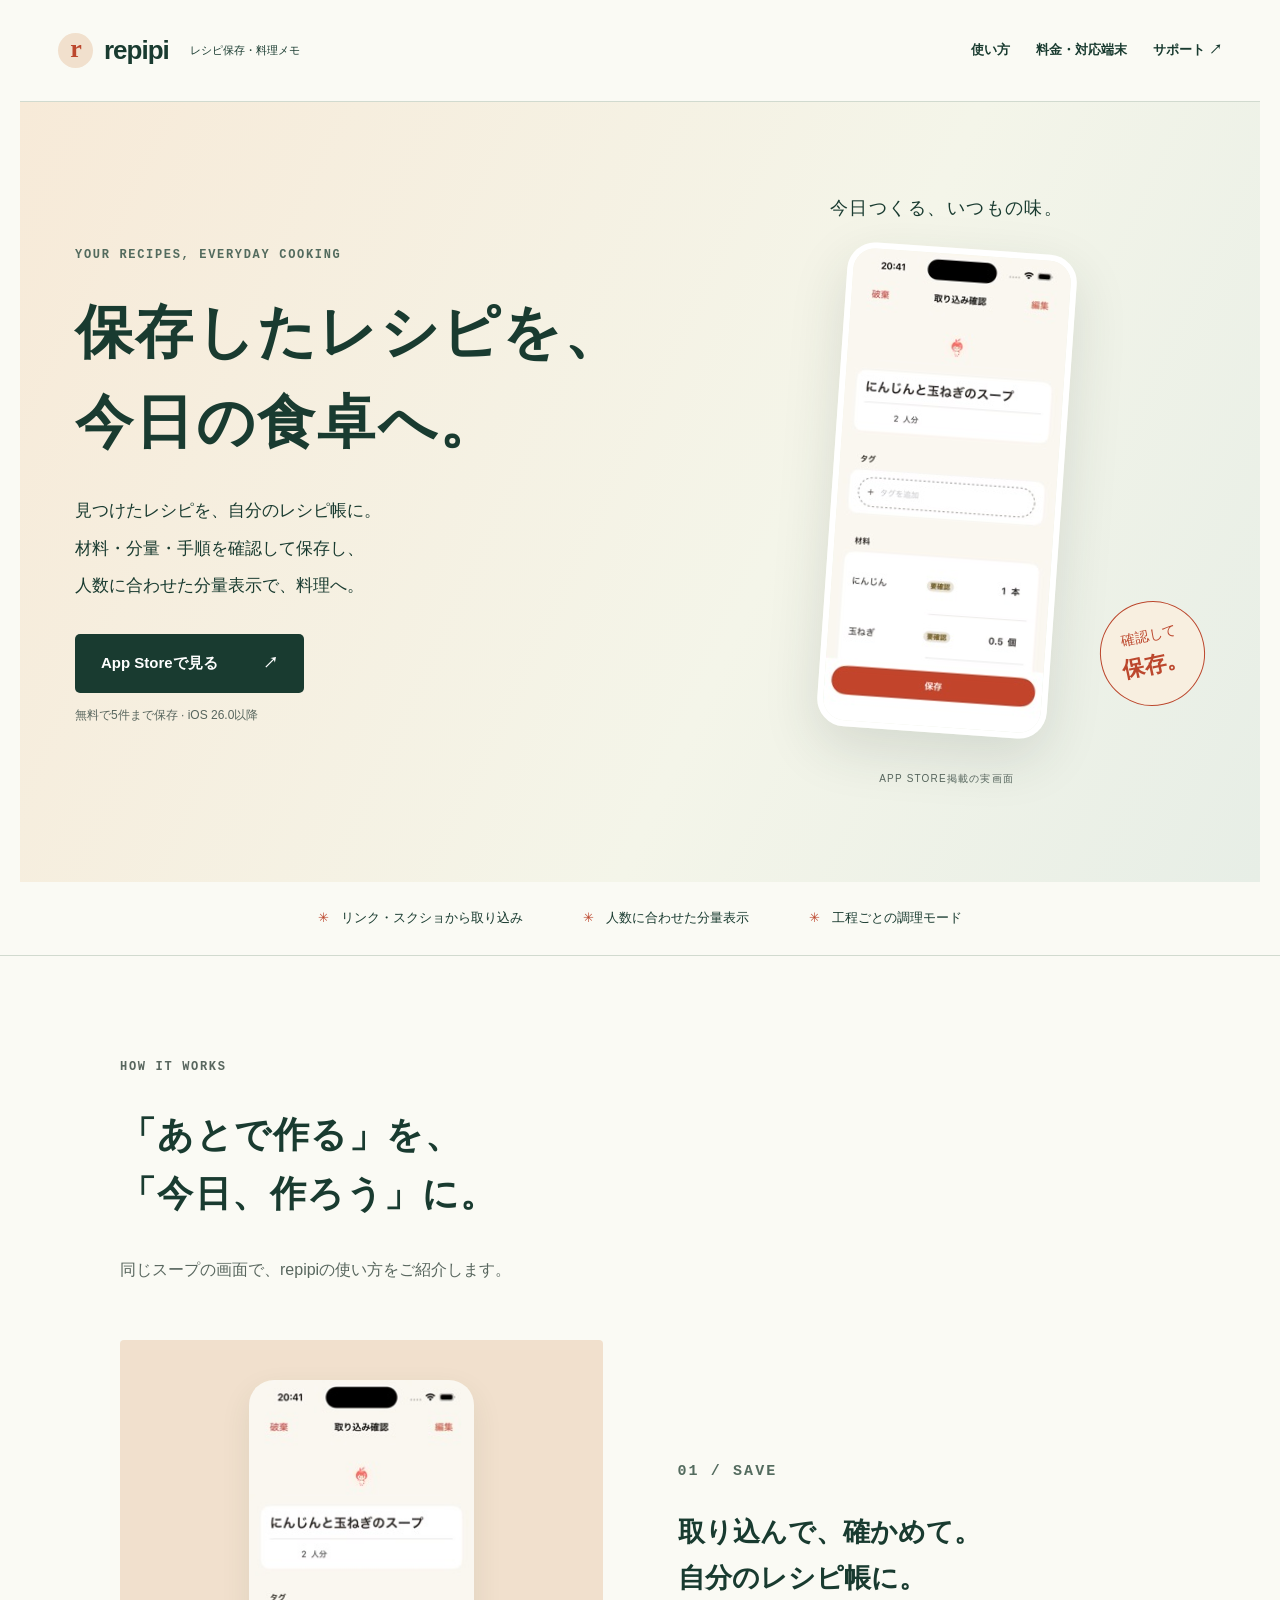
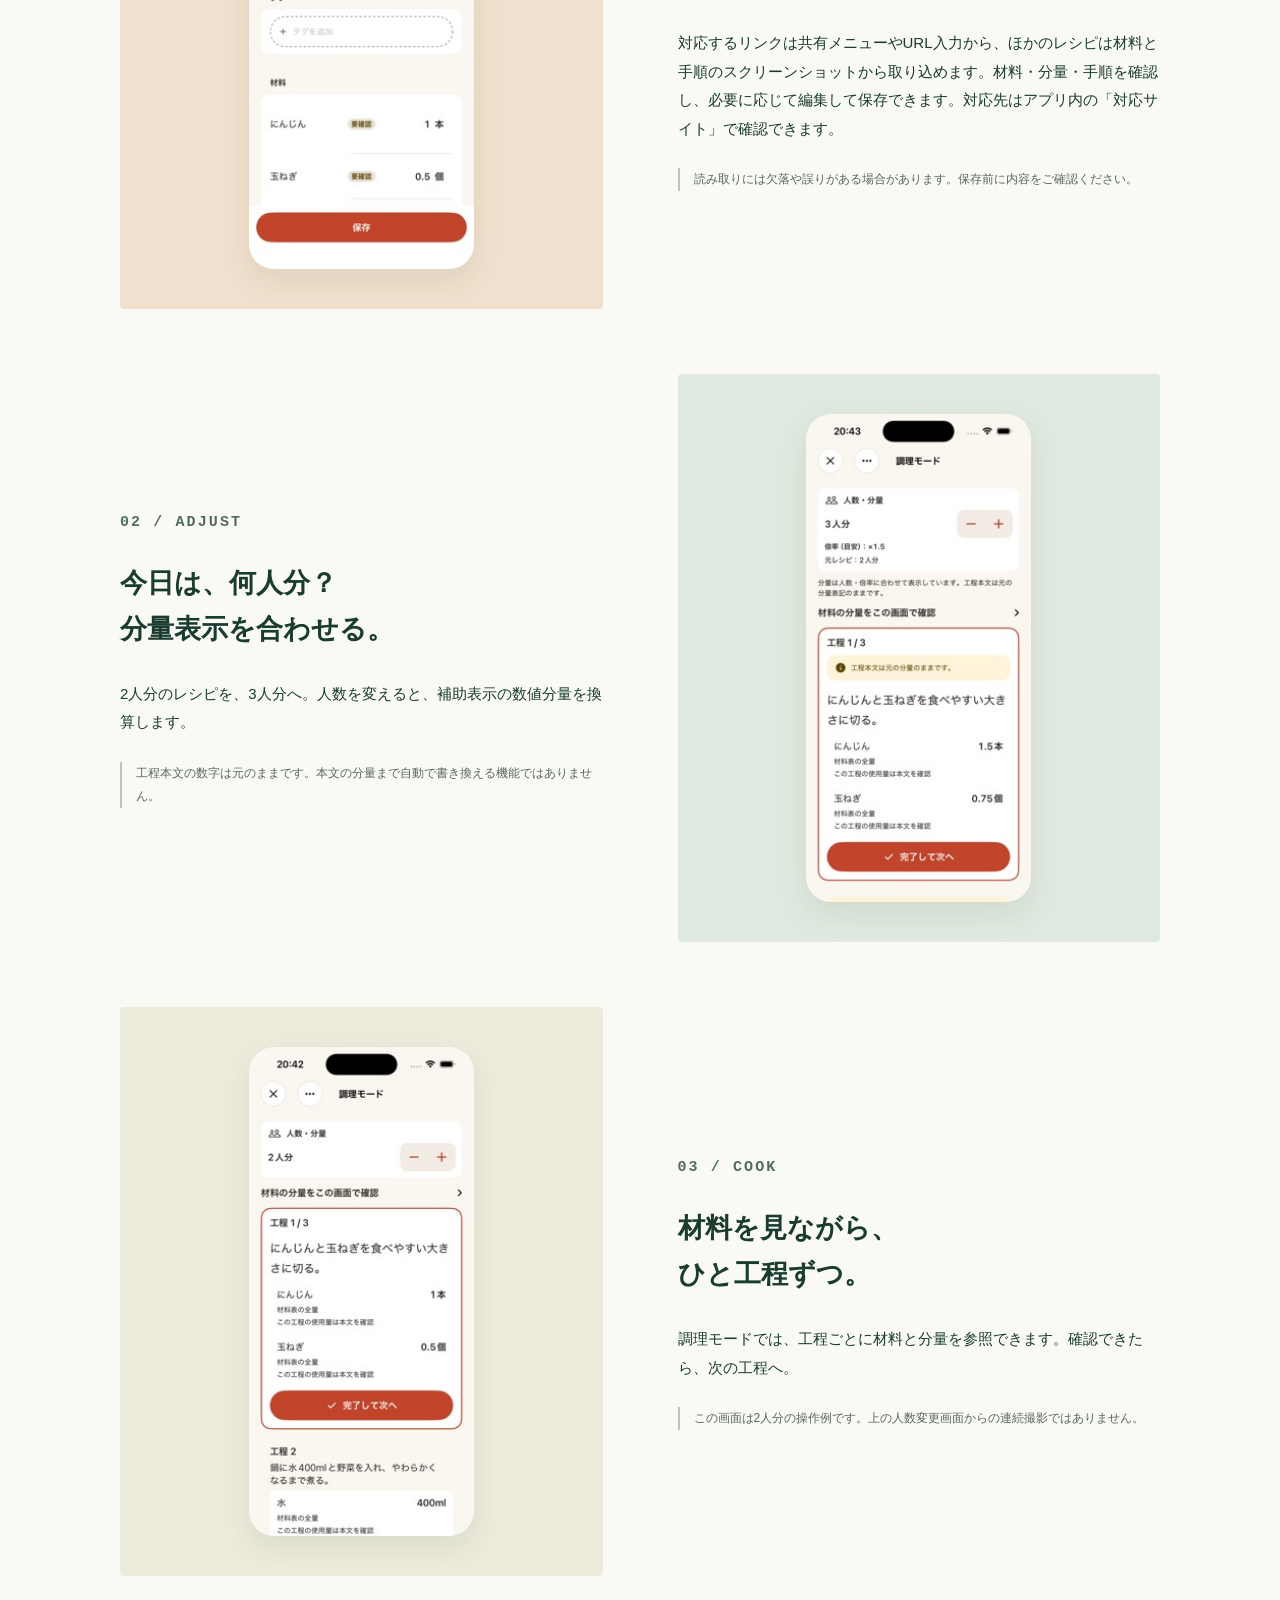
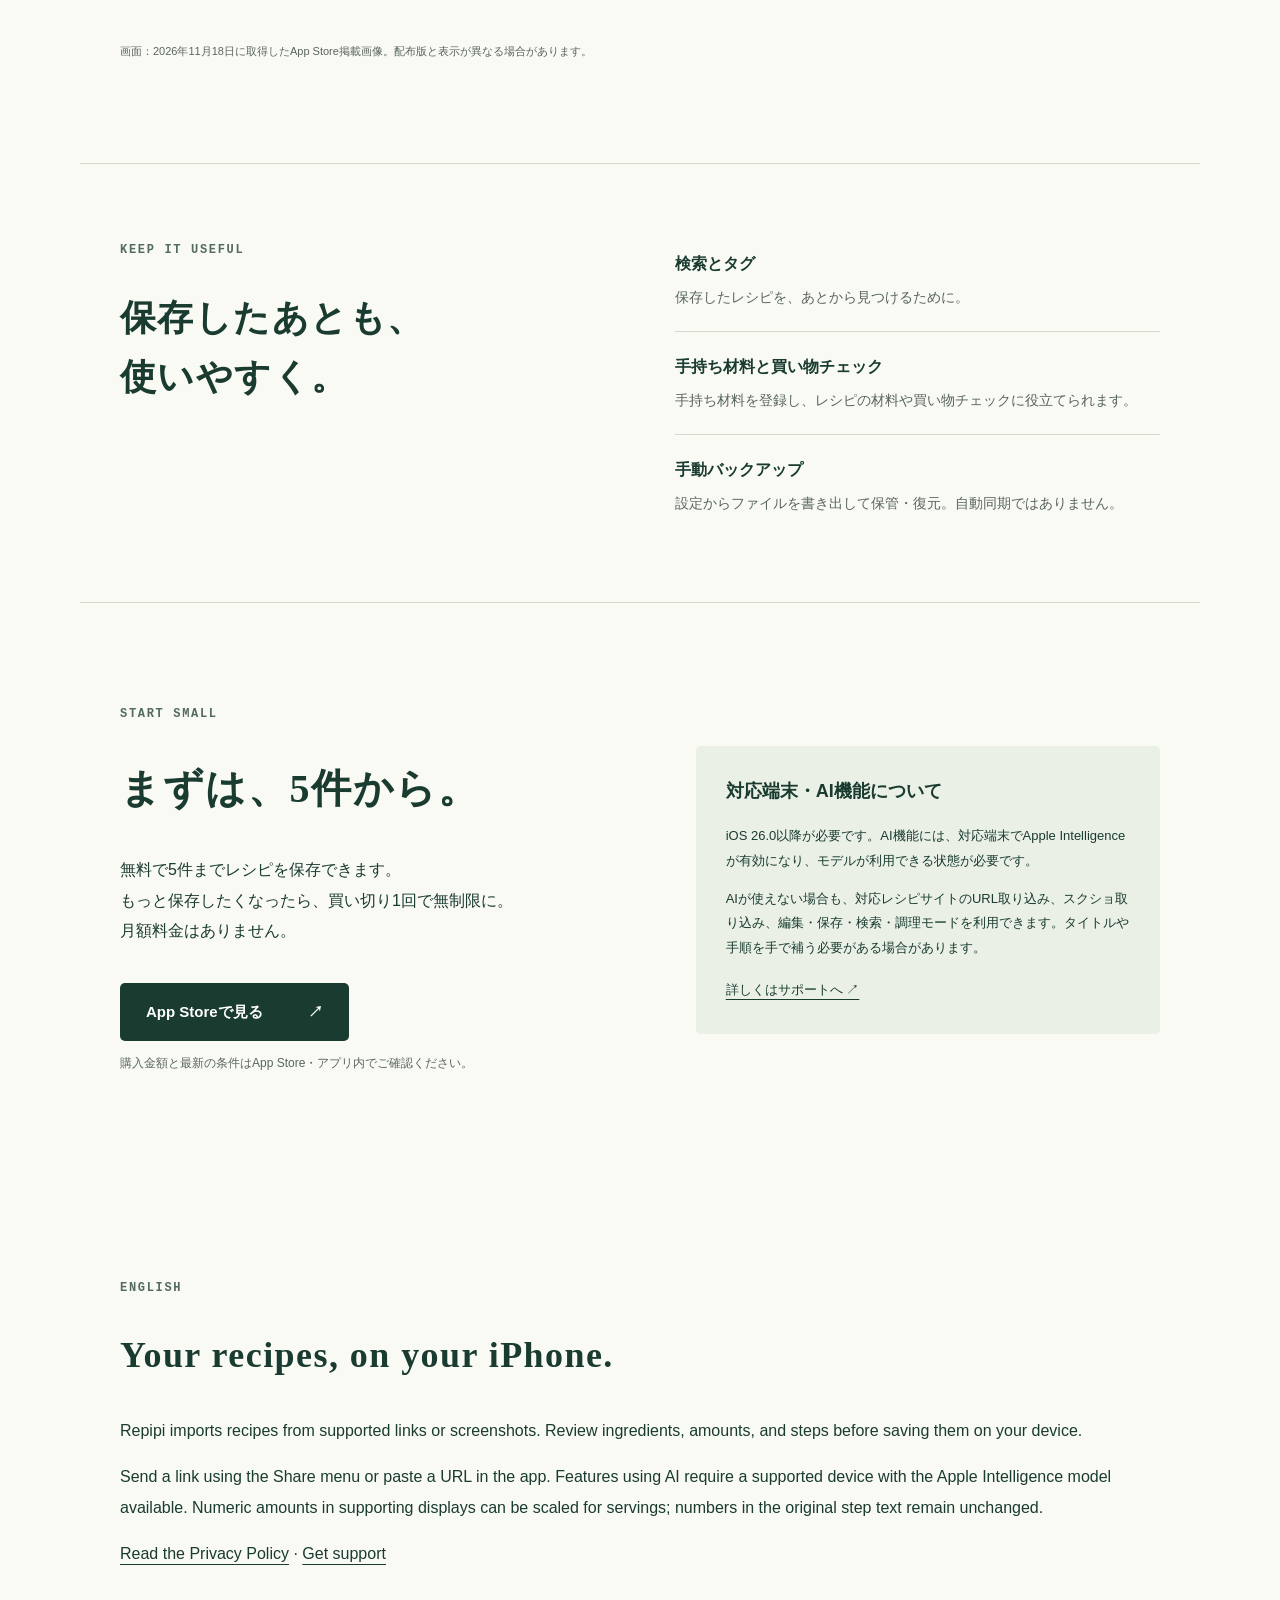
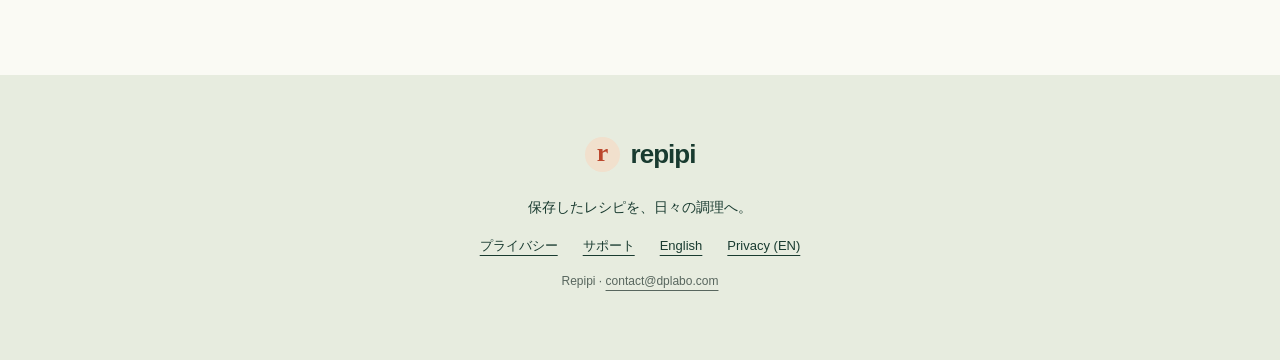
<file: index.html>
<!doctype html><html lang="ja"><head><meta charset="utf-8"><meta name="viewport" content="width=device-width,initial-scale=1"><title>repipi | 保存したレシピを、今日の食卓へ。</title><meta name="description" content="材料・分量・手順を確認して保存。人数に合わせた分量表示で料理できる、iPhoneのレシピ帳。"><link rel="stylesheet" href="assets/landing.css"><link rel="canonical" href="https://ytksato.github.io/repipi-info/"><script type="application/ld+json">
{
  "@context": "https://schema.org",
  "@type": "SoftwareApplication",
  "@id": "https://ytksato.github.io/repipi-info/#app",
  "name": "repipi",
  "url": "https://ytksato.github.io/repipi-info/",
  "installUrl": "https://apps.apple.com/jp/app/id6819143064",
  "operatingSystem": "iOS 26.0以降",
  "applicationCategory": "LifestyleApplication",
  "description": "調理モードでは、工程ごとに材料と分量を参照できます。確認できたら、次の工程へ。",
  "softwareRequirements": "AI機能には、対応端末でApple Intelligenceが有効になり、モデルが利用できる状態が必要です。",
  "offers": {
    "@type": "Offer",
    "price": 0,
    "priceCurrency": "JPY",
    "url": "https://apps.apple.com/jp/app/id6819143064",
    "description": "無料で5件までレシピを保存できます。"
  },
  "screenshot": [
    "https://ytksato.github.io/repipi-info/assets/store-0.jpg",
    "https://ytksato.github.io/repipi-info/assets/store-3.jpg",
    "https://ytksato.github.io/repipi-info/assets/store-2.jpg"
  ]
}
</script><link rel="describedby" type="text/plain" href="https://ytksato.github.io/repipi-info/llms.txt">
</head><body>
<a class="skip" href="#main">本文へ移動</a>
<header><a class="brand" href="#top"><span class="mark">r</span> repipi<span class="small">レシピ保存・料理メモ</span></a><nav aria-label="メニュー"><a href="#how">使い方</a><a href="#price">料金・対応端末</a><a href="https://ytksato.github.io/repipi-info/support/">サポート ↗</a></nav></header>
<main id="main" tabindex="-1"><section class="hero" id="top"><div class="hero-copy"><p class="eyebrow">YOUR RECIPES, EVERYDAY COOKING</p><h1>保存したレシピを、<br>今日の食卓へ。</h1><p class="lead">見つけたレシピを、自分のレシピ帳に。<br>材料・分量・手順を確認して保存し、<br>人数に合わせた分量表示で、料理へ。</p><a class="button" href="https://apps.apple.com/jp/app/id6819143064">App Storeで見る <span>↗</span></a><p class="fine">無料で5件まで保存 · iOS 26.0以降</p></div><div class="hero-visual"><div class="visual-label">今日つくる、いつもの味。</div><img src="assets/store-0.jpg" alt="にんじんと玉ねぎのスープの取り込み確認画面。2人分の材料と保存ボタン。" width="221" height="480"><div class="stamp">確認して<br><strong>保存。</strong></div><span class="caption">APP STORE掲載の実画面</span></div></section>
<div class="strip"><span>リンク・スクショから取り込み</span><span>人数に合わせた分量表示</span><span>工程ごとの調理モード</span></div>
<section id="how" class="section"><div class="section-heading"><p class="eyebrow">HOW IT WORKS</p><h2>「あとで作る」を、<br>「今日、作ろう」に。</h2><p>同じスープの画面で、repipiの使い方をご紹介します。</p></div>
<article class="feature"><div class="feature-image peach"><img src="assets/store-0.jpg" alt="取り込み確認画面。にんじん1本、玉ねぎ0.5個を確認して保存。" width="221" height="480"></div><div class="feature-copy"><p class="number">01 / SAVE</p><h3>取り込んで、確かめて。<br>自分のレシピ帳に。</h3><p>対応するリンクは共有メニューやURL入力から、ほかのレシピは材料と手順のスクリーンショットから取り込めます。材料・分量・手順を確認し、必要に応じて編集して保存できます。対応先はアプリ内の「対応サイト」で確認できます。</p><p class="note">読み取りには欠落や誤りがある場合があります。保存前に内容をご確認ください。</p></div></article>
<article class="feature reverse"><div class="feature-image sage"><img src="assets/store-3.jpg" alt="人数を2人分から3人分に変更。にんじん1.5本、玉ねぎ0.75個を補助表示。" width="221" height="480"></div><div class="feature-copy"><p class="number">02 / ADJUST</p><h3>今日は、何人分？<br>分量表示を合わせる。</h3><p>2人分のレシピを、3人分へ。人数を変えると、補助表示の数値分量を換算します。</p><p class="note">工程本文の数字は元のままです。本文の分量まで自動で書き換える機能ではありません。</p></div></article>
<article class="feature"><div class="feature-image cream"><img src="assets/store-2.jpg" alt="調理モード。工程1の材料と分量、完了して次へボタン。" width="221" height="480"></div><div class="feature-copy"><p class="number">03 / COOK</p><h3>材料を見ながら、<br>ひと工程ずつ。</h3><p>調理モードでは、工程ごとに材料と分量を参照できます。確認できたら、次の工程へ。</p><p class="note">この画面は2人分の操作例です。上の人数変更画面からの連続撮影ではありません。</p></div></article>
<p class="image-source">画面：2026年11月18日に取得したApp Store掲載画像。配布版と表示が異なる場合があります。</p></section>
<section class="more section"><div><p class="eyebrow">KEEP IT USEFUL</p><h2>保存したあとも、<br>使いやすく。</h2></div><dl><div><dt>検索とタグ</dt><dd>保存したレシピを、あとから見つけるために。</dd></div><div><dt>手持ち材料と買い物チェック</dt><dd>手持ち材料を登録し、レシピの材料や買い物チェックに役立てられます。</dd></div><div><dt>手動バックアップ</dt><dd>設定からファイルを書き出して保管・復元。自動同期ではありません。</dd></div></dl></section>
<section id="price" class="price section"><div><p class="eyebrow">START SMALL</p><h2>まずは、5件から。</h2><p>無料で5件までレシピを保存できます。<br>もっと保存したくなったら、買い切り1回で無制限に。<br>月額料金はありません。</p><a class="button" href="https://apps.apple.com/jp/app/id6819143064">App Storeで見る <span>↗</span></a><p class="fine">購入金額と最新の条件はApp Store・アプリ内でご確認ください。</p></div><div class="requirements"><h3>対応端末・AI機能について</h3><p>iOS 26.0以降が必要です。AI機能には、対応端末でApple Intelligenceが有効になり、モデルが利用できる状態が必要です。</p><p>AIが使えない場合も、対応レシピサイトのURL取り込み、スクショ取り込み、編集・保存・検索・調理モードを利用できます。タイトルや手順を手で補う必要がある場合があります。</p><a href="https://ytksato.github.io/repipi-info/support/">詳しくはサポートへ ↗</a></div></section>
<section id="english" class="section" lang="en" aria-labelledby="english-title"><p class="eyebrow">ENGLISH</p><h2 id="english-title">Your recipes, on your iPhone.</h2><p>Repipi imports recipes from supported links or screenshots. Review ingredients, amounts, and steps before saving them on your device.</p><p>Send a link using the Share menu or paste a URL in the app. Features using AI require a supported device with the Apple Intelligence model available. Numeric amounts in supporting displays can be scaled for servings; numbers in the original step text remain unchanged.</p><p><a href="https://ytksato.github.io/repipi-info/privacy/en/">Read the Privacy Policy</a> · <a href="https://ytksato.github.io/repipi-info/support/#english">Get support</a></p></section></main><footer><a class="brand" href="#top"><span class="mark">r</span> repipi</a><p>保存したレシピを、日々の調理へ。</p><div><a href="https://ytksato.github.io/repipi-info/privacy/ja/">プライバシー</a><a href="https://ytksato.github.io/repipi-info/support/">サポート</a><a href="#english" lang="en">English</a><a href="https://ytksato.github.io/repipi-info/privacy/en/" lang="en">Privacy (EN)</a></div><p class="fine">Repipi · <a href="mailto:contact@dplabo.com">contact@dplabo.com</a></p></footer></body></html>
</file>
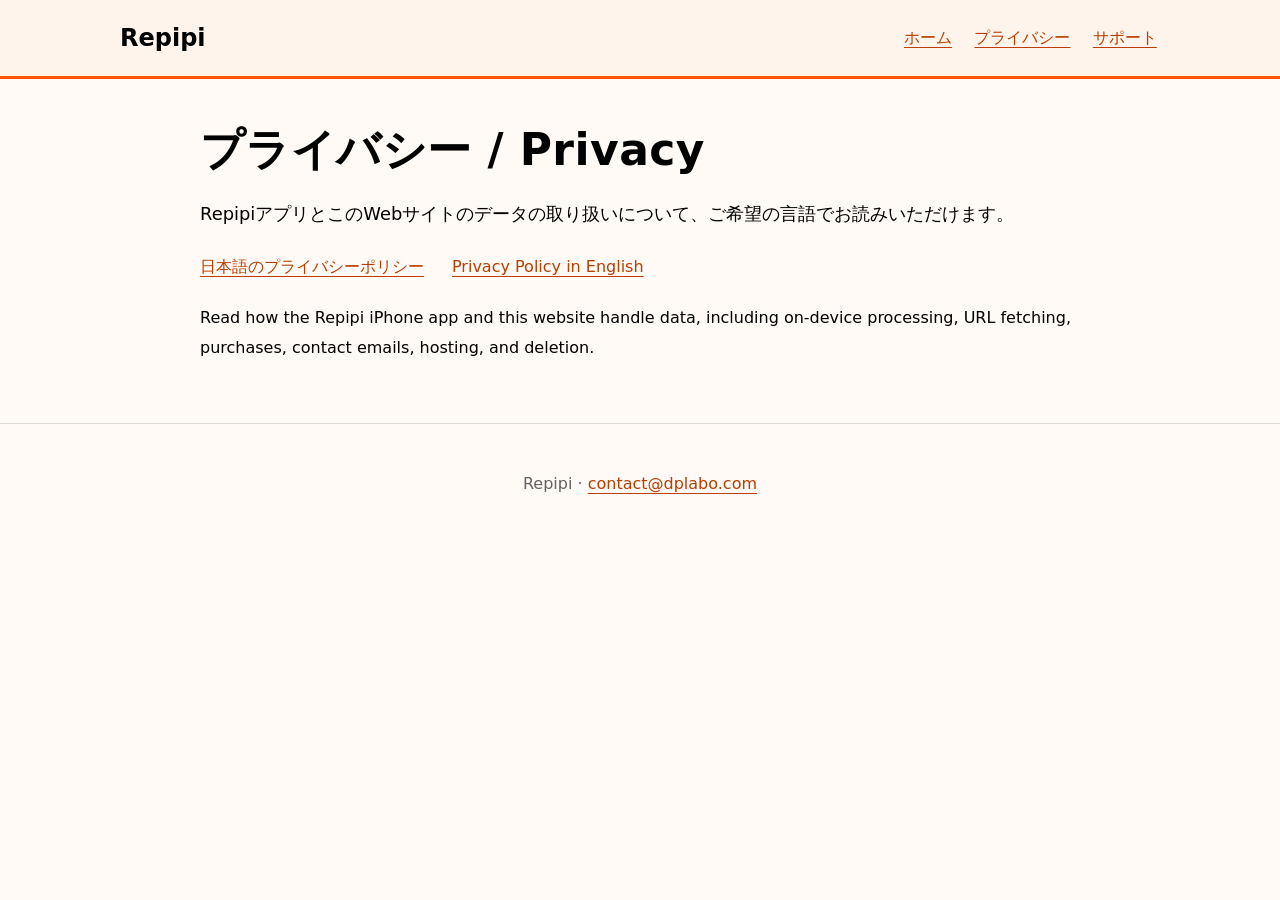
<file: privacy/index.html>
<!doctype html>
<html lang="ja">
<head>
  <meta charset="utf-8">
  <meta name="viewport" content="width=device-width, initial-scale=1">
  <title>プライバシー / Privacy · Repipi</title>
  <meta name="description" content="Repipiプライバシーポリシーの日本語版と英語版。">
  <link rel="canonical" href="https://ytksato.github.io/repipi-info/privacy/">
  <link rel="stylesheet" href="../assets/styles.css">
<link rel="describedby" type="text/plain" href="https://ytksato.github.io/repipi-info/llms.txt">
</head>
<body>
  <a href="#main" class="skip-link">本文へ移動</a>
  <header class="site-header"><div class="header-inner">
    <a href="../" class="wordmark">Repipi</a>
    <nav aria-label="メインメニュー"><a href="../">ホーム</a> <a href="./">プライバシー</a> <a href="../support/">サポート</a></nav>
  </div></header>
  <main id="main" tabindex="-1">
<h1>プライバシー <span lang="en">/ Privacy</span></h1>
<p class="lead">RepipiアプリとこのWebサイトのデータの取り扱いについて、ご希望の言語でお読みいただけます。</p>
<div class="link-row"><a href="ja/" lang="ja">日本語のプライバシーポリシー</a><a href="en/" lang="en">Privacy Policy in English</a></div>
<p lang="en">Read how the Repipi iPhone app and this website handle data, including on-device processing, URL fetching, purchases, contact emails, hosting, and deletion.</p>
</main>
  <footer><p>Repipi · <a href="mailto:contact@dplabo.com">contact@dplabo.com</a></p></footer>
</body>
</html>
</file>
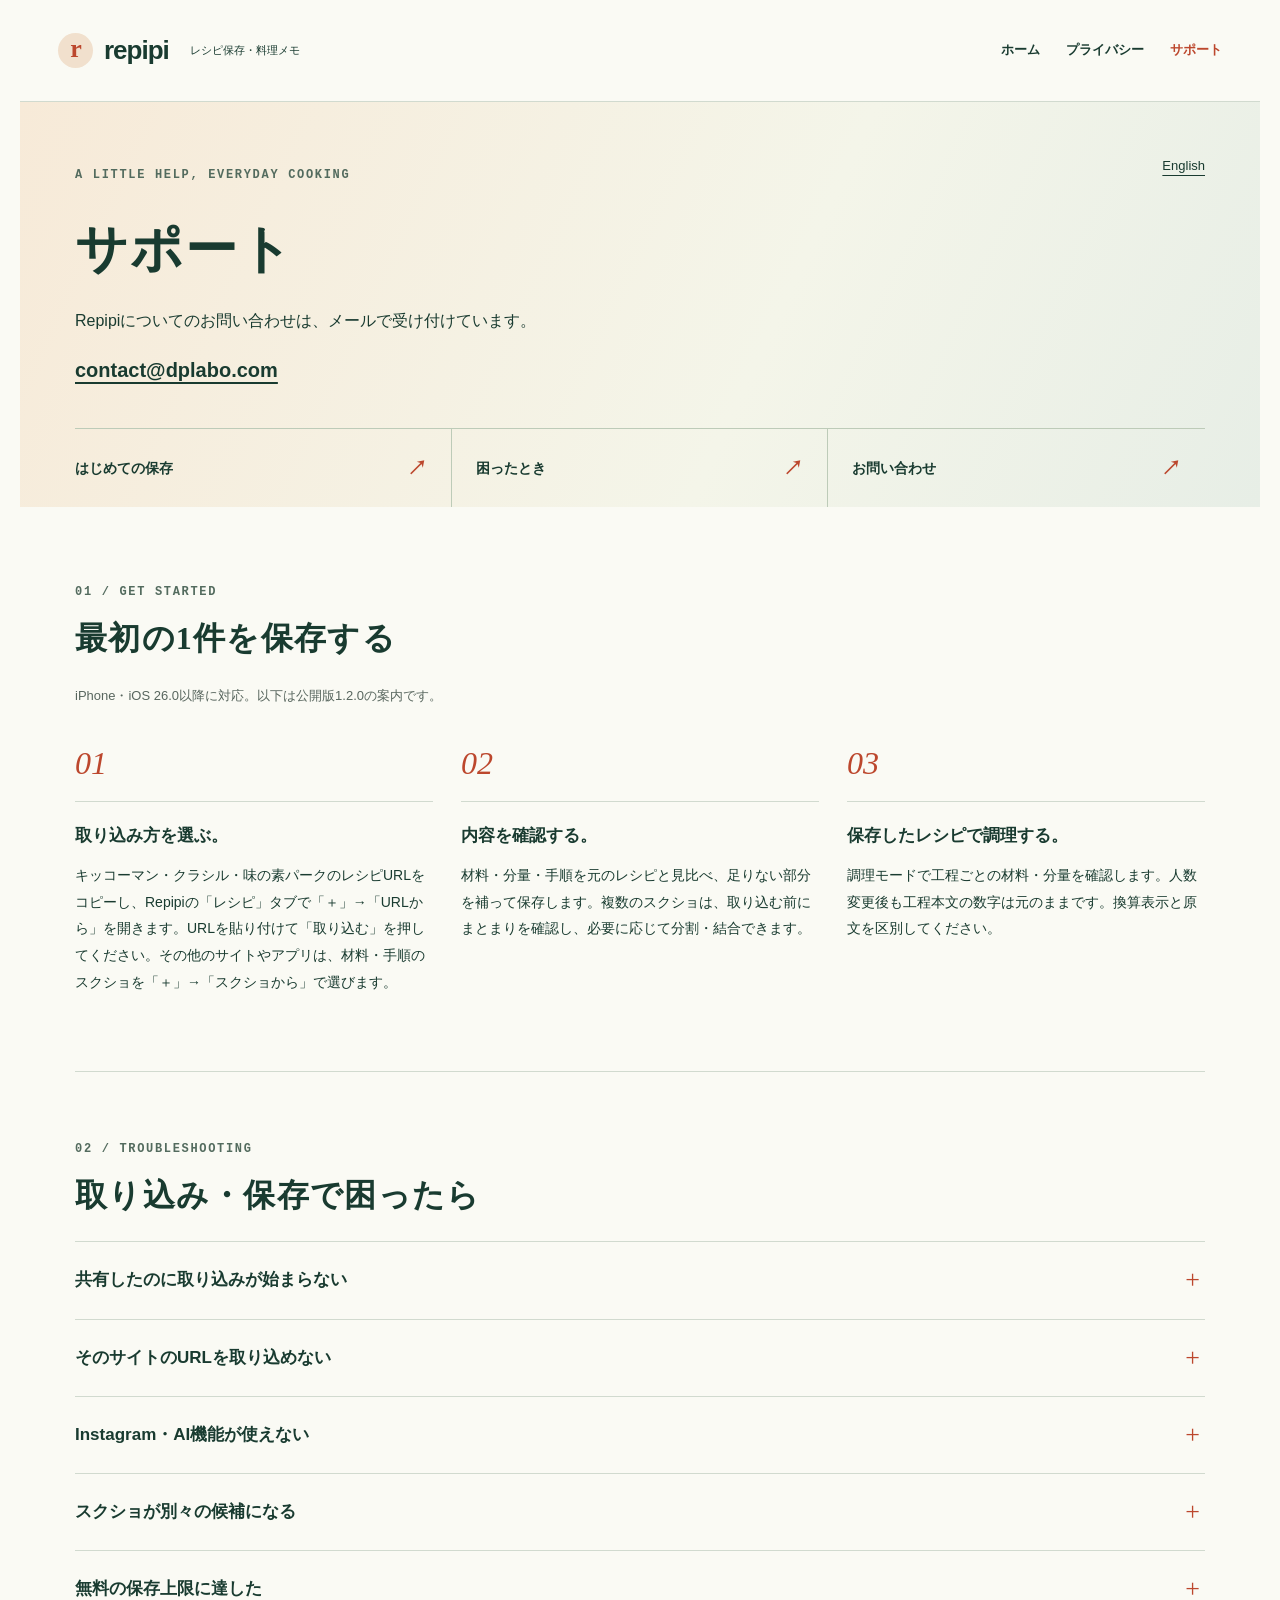
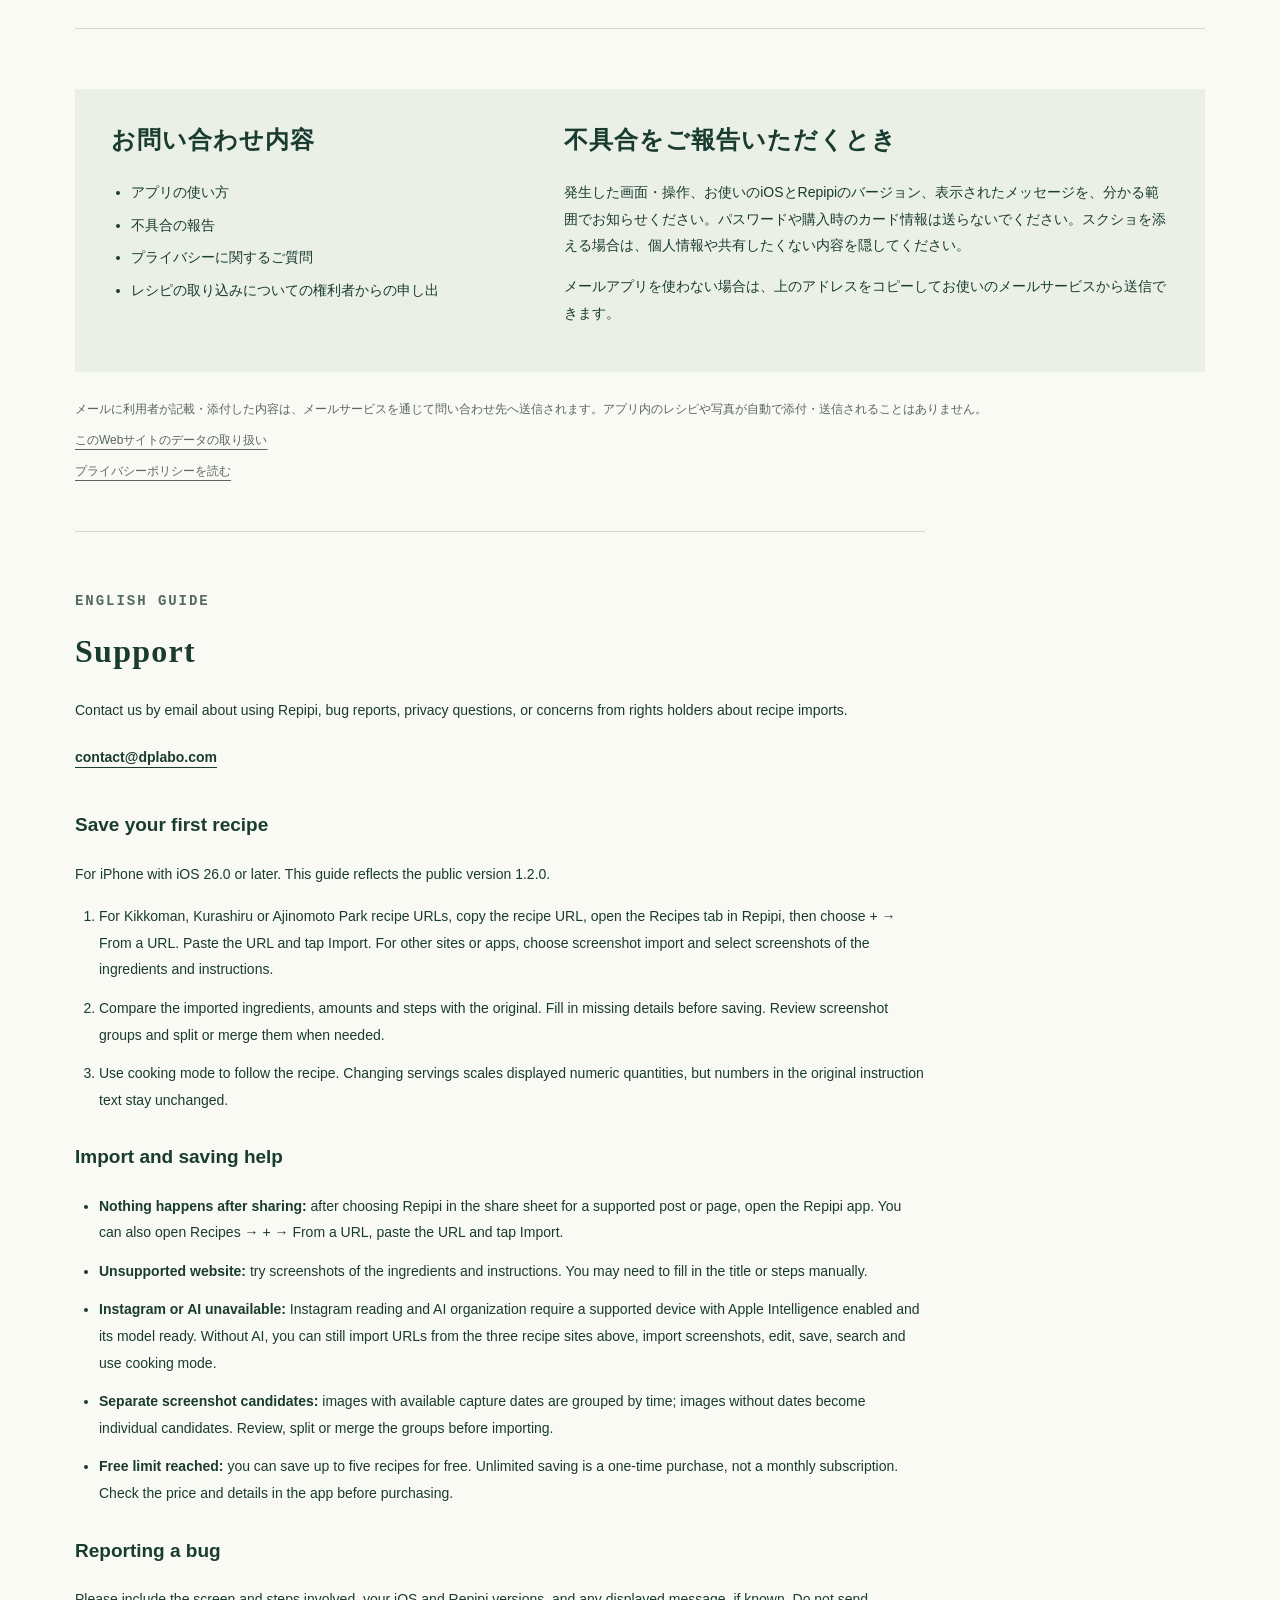
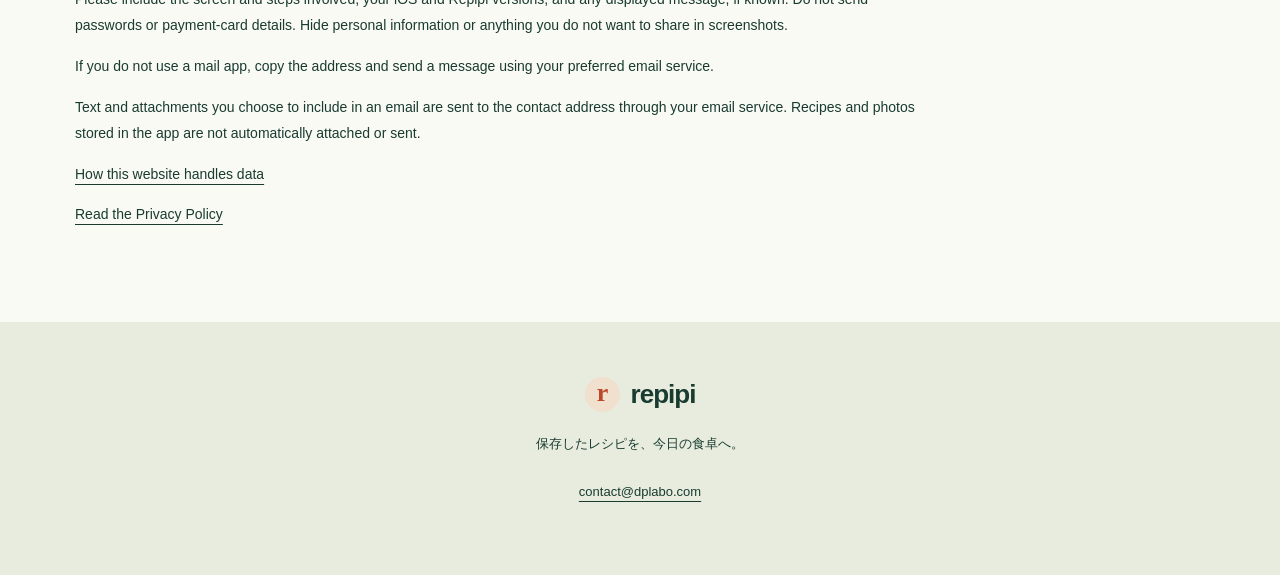
<file: support/index.html>
<!doctype html>
<html lang="ja">
<head>
  <meta charset="utf-8">
  <meta name="viewport" content="width=device-width, initial-scale=1">
  <title>サポート / Support · Repipi</title>
  <meta name="description" content="Repipiの使い方、不具合、プライバシー、権利者からのお問い合わせ先。">
  <link rel="canonical" href="https://ytksato.github.io/repipi-info/support/">
  <link rel="stylesheet" href="../assets/support.css">
<link rel="describedby" type="text/plain" href="https://ytksato.github.io/repipi-info/llms.txt">
</head>
<body>
  <a href="#main" class="skip-link">本文へ移動</a>
  <header class="site-header"><div class="header-inner">
    <a href="../" class="brand"><span class="mark" aria-hidden="true">r</span> repipi<span class="brand-caption">レシピ保存・料理メモ</span></a>
    <nav aria-label="メインメニュー"><a href="../">ホーム</a> <a href="../privacy/">プライバシー</a> <a href="./" aria-current="page">サポート</a></nav>
  </div></header>
  <main id="main" tabindex="-1">
<div class="support-hero"><p class="eyebrow">A LITTLE HELP, EVERYDAY COOKING</p><div class="language-switch"><a href="#english" lang="en">English</a></div>
<h1>サポート</h1>
<p class="lead">Repipiについてのお問い合わせは、メールで受け付けています。</p>
<p class="contact"><a href="mailto:contact@dplabo.com">contact@dplabo.com</a></p><nav class="guide-nav" aria-label="サポートの目次"><a href="#start">はじめての保存 <span aria-hidden="true">↗</span></a><a href="#trouble">困ったとき <span aria-hidden="true">↗</span></a><a href="#report">お問い合わせ <span aria-hidden="true">↗</span></a></nav></div><div class="guide-body">
<section aria-labelledby="start"><p class="eyebrow">01 / GET STARTED</p><h2 id="start">最初の1件を保存する</h2>
<p>iPhone・iOS 26.0以降に対応。以下は公開版1.2.0の案内です。</p>
<ol><li><strong>取り込み方を選ぶ。</strong>キッコーマン・クラシル・味の素パークのレシピURLをコピーし、Repipiの「レシピ」タブで「＋」→「URLから」を開きます。URLを貼り付けて「取り込む」を押してください。その他のサイトやアプリは、材料・手順のスクショを「＋」→「スクショから」で選びます。</li><li><strong>内容を確認する。</strong>材料・分量・手順を元のレシピと見比べ、足りない部分を補って保存します。複数のスクショは、取り込む前にまとまりを確認し、必要に応じて分割・結合できます。</li><li><strong>保存したレシピで調理する。</strong>調理モードで工程ごとの材料・分量を確認します。人数変更後も工程本文の数字は元のままです。換算表示と原文を区別してください。</li></ol>
</section>
<section aria-labelledby="trouble"><p class="eyebrow">02 / TROUBLESHOOTING</p><h2 id="trouble">取り込み・保存で困ったら</h2>
<details><summary>共有したのに取り込みが始まらない</summary><div class="answer"><p>対応投稿・ページの共有先でRepipiを選んだあと、Repipi本体を開いてください。URLをコピーして「レシピ」タブの「＋」→「URLから」に貼り付け、「取り込む」を押す方法もあります。</p></div></details>
<details><summary>そのサイトのURLを取り込めない</summary><div class="answer"><p>すべてのサイトに対応しているわけではありません。材料と手順をスクショし、「＋」→「スクショから」を試してください。タイトルや手順を手で補う必要がある場合があります。</p></div></details>
<details><summary>Instagram・AI機能が使えない</summary><div class="answer"><p>Instagram投稿の読み取りやAI整理には、対応端末でApple Intelligenceが有効になり、モデルが利用できる状態が必要です。AIが使えない場合も、上記3サイトのURL取り込みやスクショ取り込み、編集・保存・検索・調理モードは利用できます。</p></div></details>
<details><summary>スクショが別々の候補になる</summary><div class="answer"><p>撮影日時が取得できる画像は時刻でまとめられます。日時が不明な画像は1枚ずつの候補になります。取り込む前に確認し、分割・結合で調整してください。</p></div></details>
<details><summary>無料の保存上限に達した</summary><div class="answer"><p>無料で保存できるのは5件までです。上限解除は買い切り1回で、月額ではありません。購入する場合はアプリ内の価格と内容を確認してください。</p></div></details>
</section>
<div class="contact-grid"><section aria-labelledby="topics"><h2 id="topics">お問い合わせ内容</h2>
  <ul><li>アプリの使い方</li><li>不具合の報告</li><li>プライバシーに関するご質問</li><li>レシピの取り込みについての権利者からの申し出</li></ul>
</section>
<section aria-labelledby="report"><h2 id="report">不具合をご報告いただくとき</h2>
  <p>発生した画面・操作、お使いのiOSとRepipiのバージョン、表示されたメッセージを、分かる範囲でお知らせください。パスワードや購入時のカード情報は送らないでください。スクショを添える場合は、個人情報や共有したくない内容を隠してください。</p>
  <p>メールアプリを使わない場合は、上のアドレスをコピーしてお使いのメールサービスから送信できます。</p>
</section>
</div><div class="privacy-note"><p>メールに利用者が記載・添付した内容は、メールサービスを通じて問い合わせ先へ送信されます。アプリ内のレシピや写真が自動で添付・送信されることはありません。</p>
<p><a href="../privacy/ja/#section-8">このWebサイトのデータの取り扱い</a></p>
<p><a href="../privacy/ja/">プライバシーポリシーを読む</a></p>
</div><section id="english" lang="en" aria-labelledby="support-english"><p class="eyebrow">ENGLISH GUIDE</p><h2 id="support-english">Support</h2>
  <p>Contact us by email about using Repipi, bug reports, privacy questions, or concerns from rights holders about recipe imports.</p>
  <p class="contact"><a href="mailto:contact@dplabo.com">contact@dplabo.com</a></p>
  <h3>Save your first recipe</h3><p>For iPhone with iOS 26.0 or later. This guide reflects the public version 1.2.0.</p>
  <ol><li>For Kikkoman, Kurashiru or Ajinomoto Park recipe URLs, copy the recipe URL, open the Recipes tab in Repipi, then choose + → From a URL. Paste the URL and tap Import. For other sites or apps, choose screenshot import and select screenshots of the ingredients and instructions.</li><li>Compare the imported ingredients, amounts and steps with the original. Fill in missing details before saving. Review screenshot groups and split or merge them when needed.</li><li>Use cooking mode to follow the recipe. Changing servings scales displayed numeric quantities, but numbers in the original instruction text stay unchanged.</li></ol>
  <h3>Import and saving help</h3>
  <ul><li><strong>Nothing happens after sharing:</strong> after choosing Repipi in the share sheet for a supported post or page, open the Repipi app. You can also open Recipes → + → From a URL, paste the URL and tap Import.</li><li><strong>Unsupported website:</strong> try screenshots of the ingredients and instructions. You may need to fill in the title or steps manually.</li><li><strong>Instagram or AI unavailable:</strong> Instagram reading and AI organization require a supported device with Apple Intelligence enabled and its model ready. Without AI, you can still import URLs from the three recipe sites above, import screenshots, edit, save, search and use cooking mode.</li><li><strong>Separate screenshot candidates:</strong> images with available capture dates are grouped by time; images without dates become individual candidates. Review, split or merge the groups before importing.</li><li><strong>Free limit reached:</strong> you can save up to five recipes for free. Unlimited saving is a one-time purchase, not a monthly subscription. Check the price and details in the app before purchasing.</li></ul>
  <h3>Reporting a bug</h3><p>Please include the screen and steps involved, your iOS and Repipi versions, and any displayed message, if known. Do not send passwords or payment-card details. Hide personal information or anything you do not want to share in screenshots.</p>
  <p>If you do not use a mail app, copy the address and send a message using your preferred email service.</p>
  <p>Text and attachments you choose to include in an email are sent to the contact address through your email service. Recipes and photos stored in the app are not automatically attached or sent.</p>
  <p><a href="../privacy/en/#section-8">How this website handles data</a></p>
  <p><a href="../privacy/en/">Read the Privacy Policy</a></p>
</section>
</div></main>
  <footer><a class="brand" href="../"><span class="mark" aria-hidden="true">r</span> repipi</a><p>保存したレシピを、今日の食卓へ。</p><p> <a href="mailto:contact@dplabo.com">contact@dplabo.com</a></p></footer>
</body>
</html>
</file>
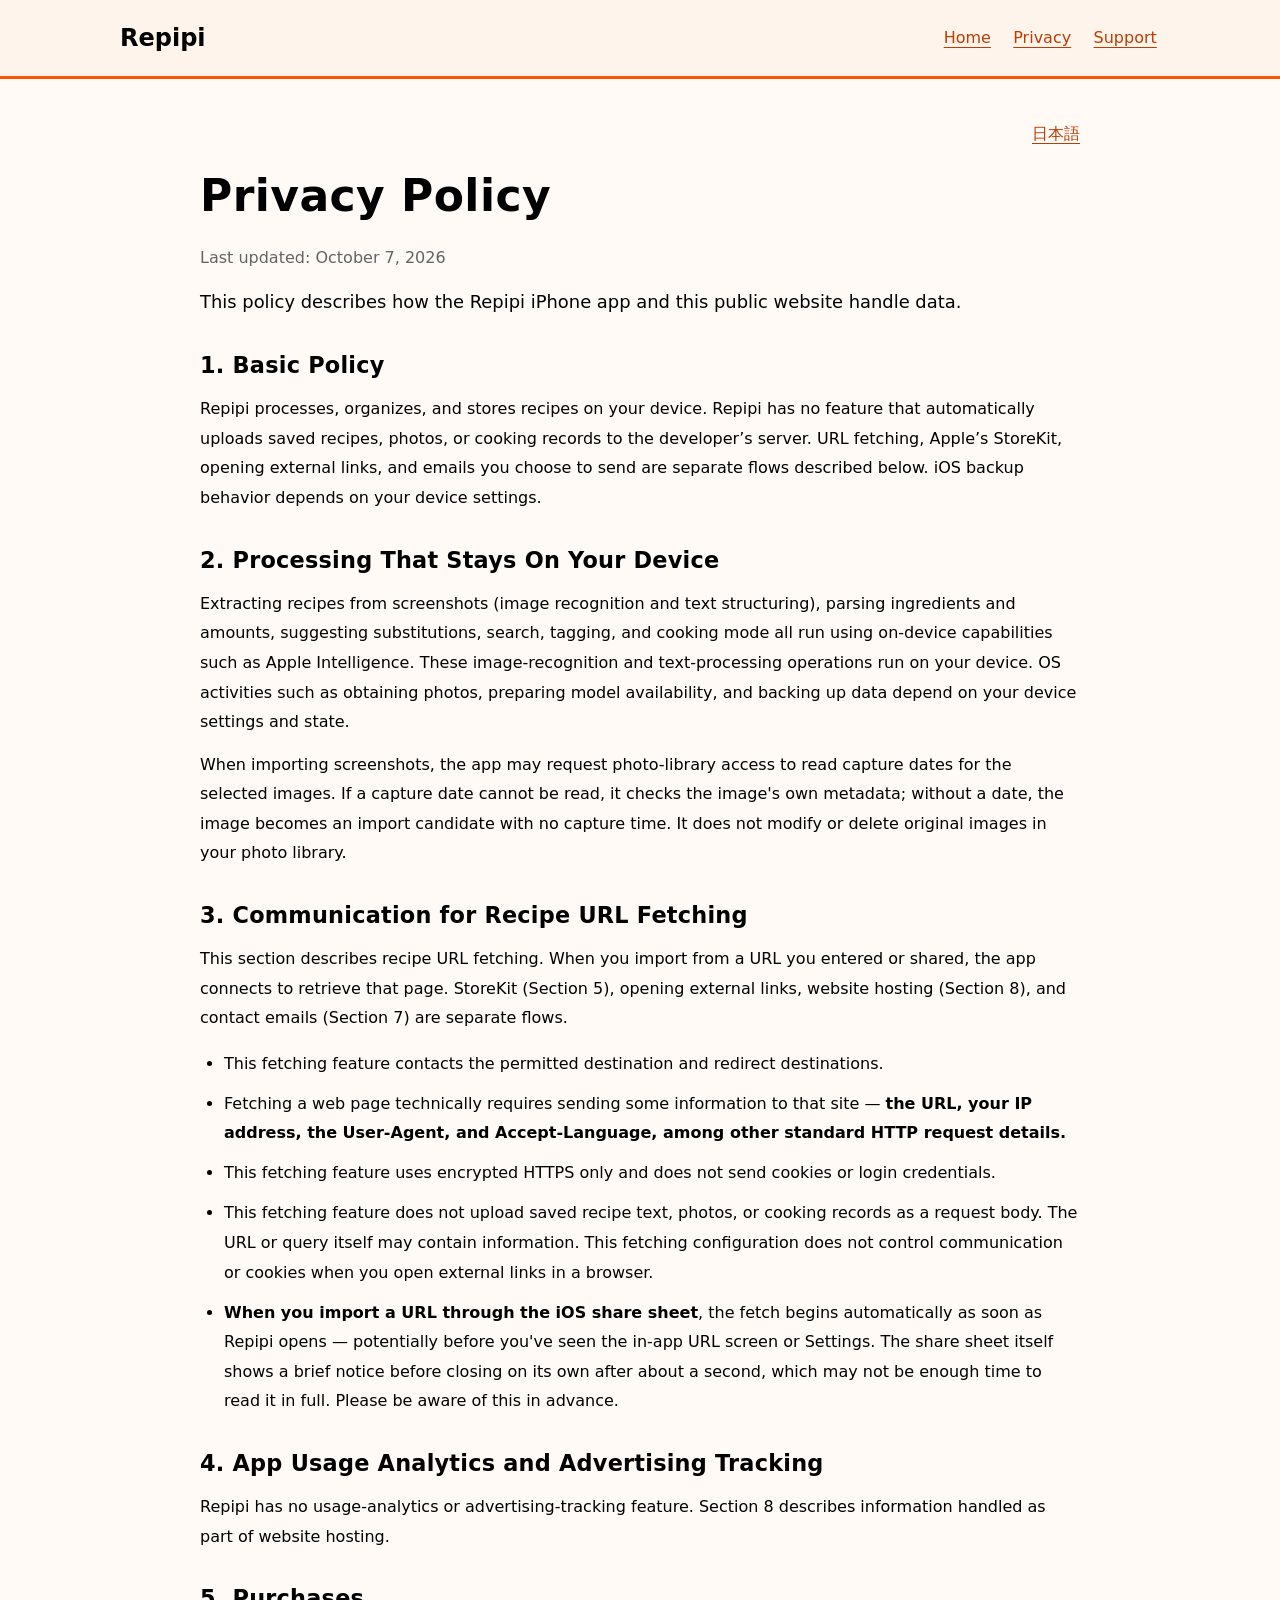
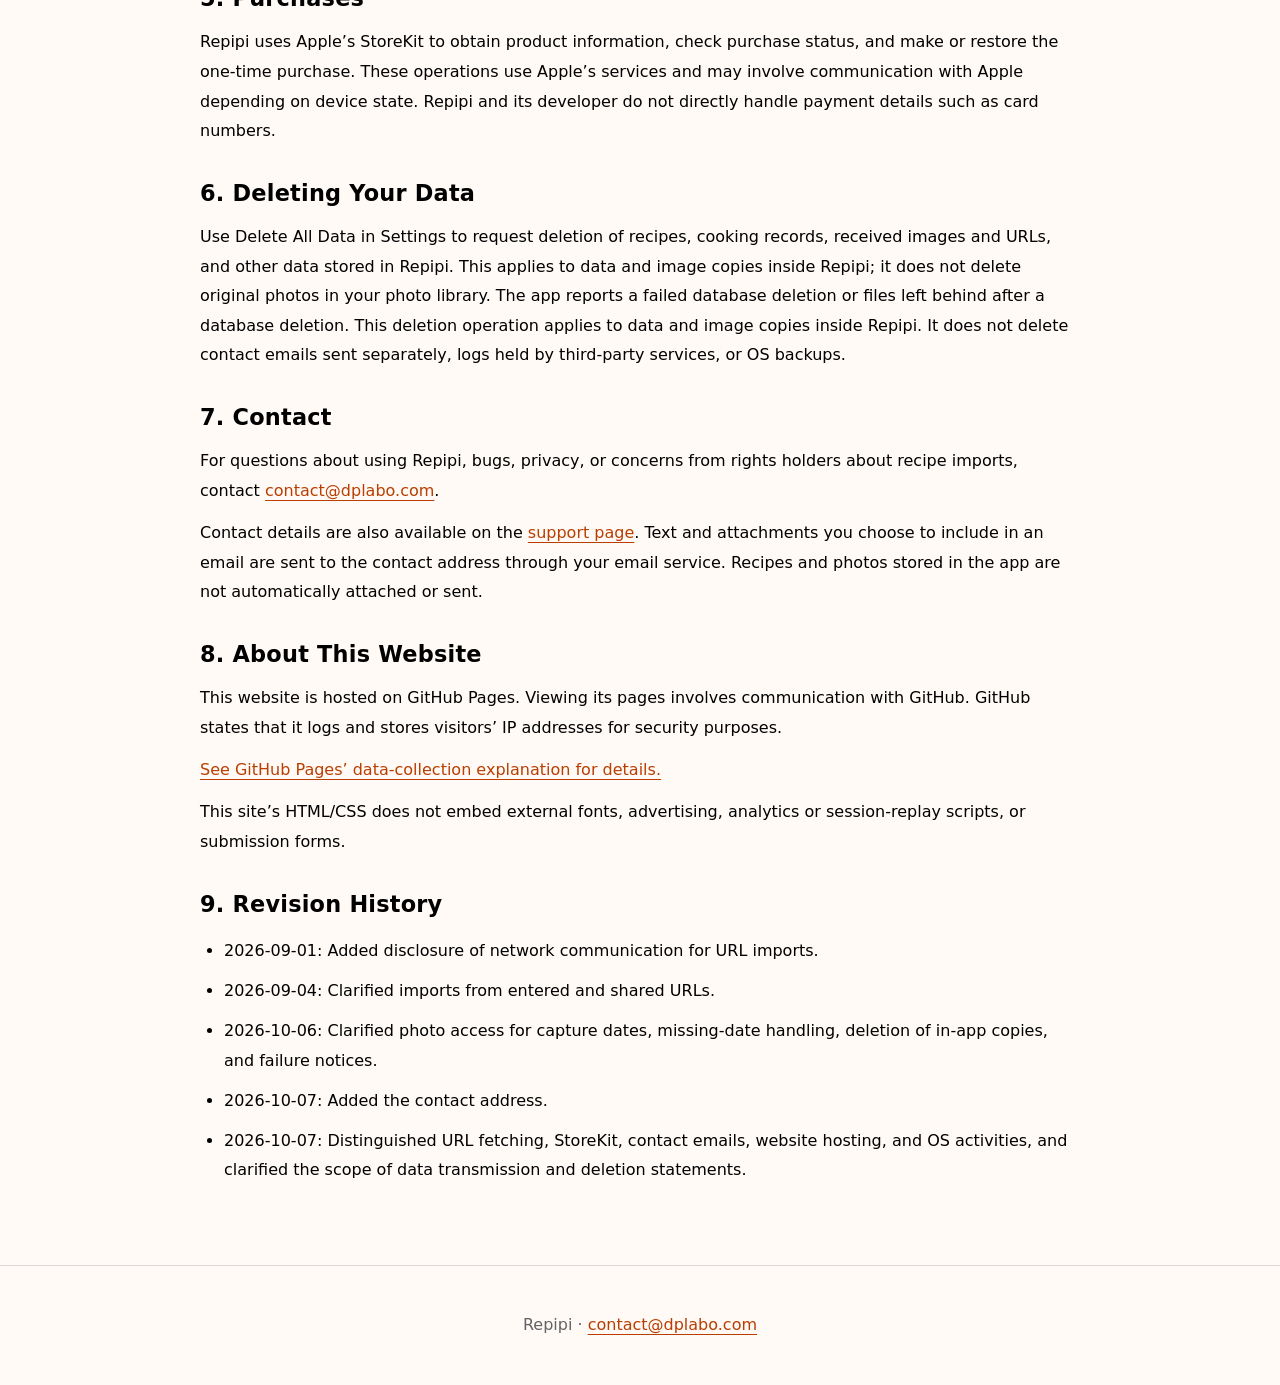
<file: privacy/en/index.html>
<!doctype html>
<html lang="en">
<head>
  <meta charset="utf-8">
  <meta name="viewport" content="width=device-width, initial-scale=1">
  <title>Privacy Policy · Repipi</title>
  <meta name="description" content="This policy describes how the Repipi iPhone app and this public website handle data.">
  <link rel="canonical" href="https://ytksato.github.io/repipi-info/privacy/en/">
  <link rel="stylesheet" href="../../assets/styles.css">
<link rel="describedby" type="text/plain" href="https://ytksato.github.io/repipi-info/llms.txt">
</head>
<body>
  <a href="#main" class="skip-link">Skip to content</a>
  <header class="site-header"><div class="header-inner">
    <a href="../../" class="wordmark">Repipi</a>
    <nav aria-label="Main navigation"><a href="../../">Home</a> <a href="../">Privacy</a> <a href="../../support/">Support</a></nav>
  </div></header>
  <main id="main" tabindex="-1"><article class="policy"><div class="language-switch"><a href="../ja/" lang="ja">日本語</a></div><h1>Privacy Policy</h1><p class="updated">Last updated: October 7, 2026</p><p class="lead">This policy describes how the Repipi iPhone app and this public website handle data.</p><section aria-labelledby="section-1"><h2 id="section-1">1. Basic Policy</h2><p>Repipi processes, organizes, and stores recipes on your device. Repipi has no feature that automatically uploads saved recipes, photos, or cooking records to the developer’s server. URL fetching, Apple’s StoreKit, opening external links, and emails you choose to send are separate flows described below. iOS backup behavior depends on your device settings.</p></section>
<section aria-labelledby="section-2"><h2 id="section-2">2. Processing That Stays On Your Device</h2><p>Extracting recipes from screenshots (image recognition and text structuring), parsing ingredients and amounts, suggesting substitutions, search, tagging, and cooking mode all run using on-device capabilities such as Apple Intelligence. These image-recognition and text-processing operations run on your device. OS activities such as obtaining photos, preparing model availability, and backing up data depend on your device settings and state.</p>
<p>When importing screenshots, the app may request photo-library access to read capture dates for the selected images. If a capture date cannot be read, it checks the image&#x27;s own metadata; without a date, the image becomes an import candidate with no capture time. It does not modify or delete original images in your photo library.</p></section>
<section aria-labelledby="section-3"><h2 id="section-3">3. Communication for Recipe URL Fetching</h2><p>This section describes recipe URL fetching. When you import from a URL you entered or shared, the app connects to retrieve that page. StoreKit (Section 5), opening external links, website hosting (Section 8), and contact emails (Section 7) are separate flows.</p>
<ul><li>This fetching feature contacts the permitted destination and redirect destinations.</li><li>Fetching a web page technically requires sending some information to that site — <strong>the URL, your IP address, the User-Agent, and Accept-Language, among other standard HTTP request details.</strong></li><li>This fetching feature uses encrypted HTTPS only and does not send cookies or login credentials.</li><li>This fetching feature does not upload saved recipe text, photos, or cooking records as a request body. The URL or query itself may contain information. This fetching configuration does not control communication or cookies when you open external links in a browser.</li><li><strong>When you import a URL through the iOS share sheet</strong>, the fetch begins automatically as soon as Repipi opens — potentially before you&#x27;ve seen the in-app URL screen or Settings. The share sheet itself shows a brief notice before closing on its own after about a second, which may not be enough time to read it in full. Please be aware of this in advance.</li></ul></section>
<section aria-labelledby="section-4"><h2 id="section-4">4. App Usage Analytics and Advertising Tracking</h2><p>Repipi has no usage-analytics or advertising-tracking feature. Section 8 describes information handled as part of website hosting.</p></section>
<section aria-labelledby="section-5"><h2 id="section-5">5. Purchases</h2><p>Repipi uses Apple’s StoreKit to obtain product information, check purchase status, and make or restore the one-time purchase. These operations use Apple’s services and may involve communication with Apple depending on device state. Repipi and its developer do not directly handle payment details such as card numbers.</p></section>
<section aria-labelledby="section-6"><h2 id="section-6">6. Deleting Your Data</h2><p>Use Delete All Data in Settings to request deletion of recipes, cooking records, received images and URLs, and other data stored in Repipi. This applies to data and image copies inside Repipi; it does not delete original photos in your photo library. The app reports a failed database deletion or files left behind after a database deletion. This deletion operation applies to data and image copies inside Repipi. It does not delete contact emails sent separately, logs held by third-party services, or OS backups.</p></section>
<section aria-labelledby="section-7"><h2 id="section-7">7. Contact</h2><p>For questions about using Repipi, bugs, privacy, or concerns from rights holders about recipe imports, contact <a href="mailto:contact@dplabo.com">contact@dplabo.com</a>.</p><p>Contact details are also available on the <a href="../../support/">support page</a>. Text and attachments you choose to include in an email are sent to the contact address through your email service. Recipes and photos stored in the app are not automatically attached or sent.</p></section>
<section aria-labelledby="section-8"><h2 id="section-8">8. About This Website</h2><p>This website is hosted on GitHub Pages. Viewing its pages involves communication with GitHub. GitHub states that it logs and stores visitors’ IP addresses for security purposes.</p><p><a href="https://docs.github.com/en/pages/getting-started-with-github-pages/what-is-github-pages#data-collection">See GitHub Pages’ data-collection explanation for details.</a></p><p>This site’s HTML/CSS does not embed external fonts, advertising, analytics or session-replay scripts, or submission forms.</p></section>
<section aria-labelledby="section-9"><h2 id="section-9">9. Revision History</h2><ul><li>2026-09-01: Added disclosure of network communication for URL imports.</li><li>2026-09-04: Clarified imports from entered and shared URLs.</li><li>2026-10-06: Clarified photo access for capture dates, missing-date handling, deletion of in-app copies, and failure notices.</li><li>2026-10-07: Added the contact address.</li><li>2026-10-07: Distinguished URL fetching, StoreKit, contact emails, website hosting, and OS activities, and clarified the scope of data transmission and deletion statements.</li></ul></section></article></main>
  <footer><p>Repipi · <a href="mailto:contact@dplabo.com">contact@dplabo.com</a></p></footer>
</body>
</html>
</file>
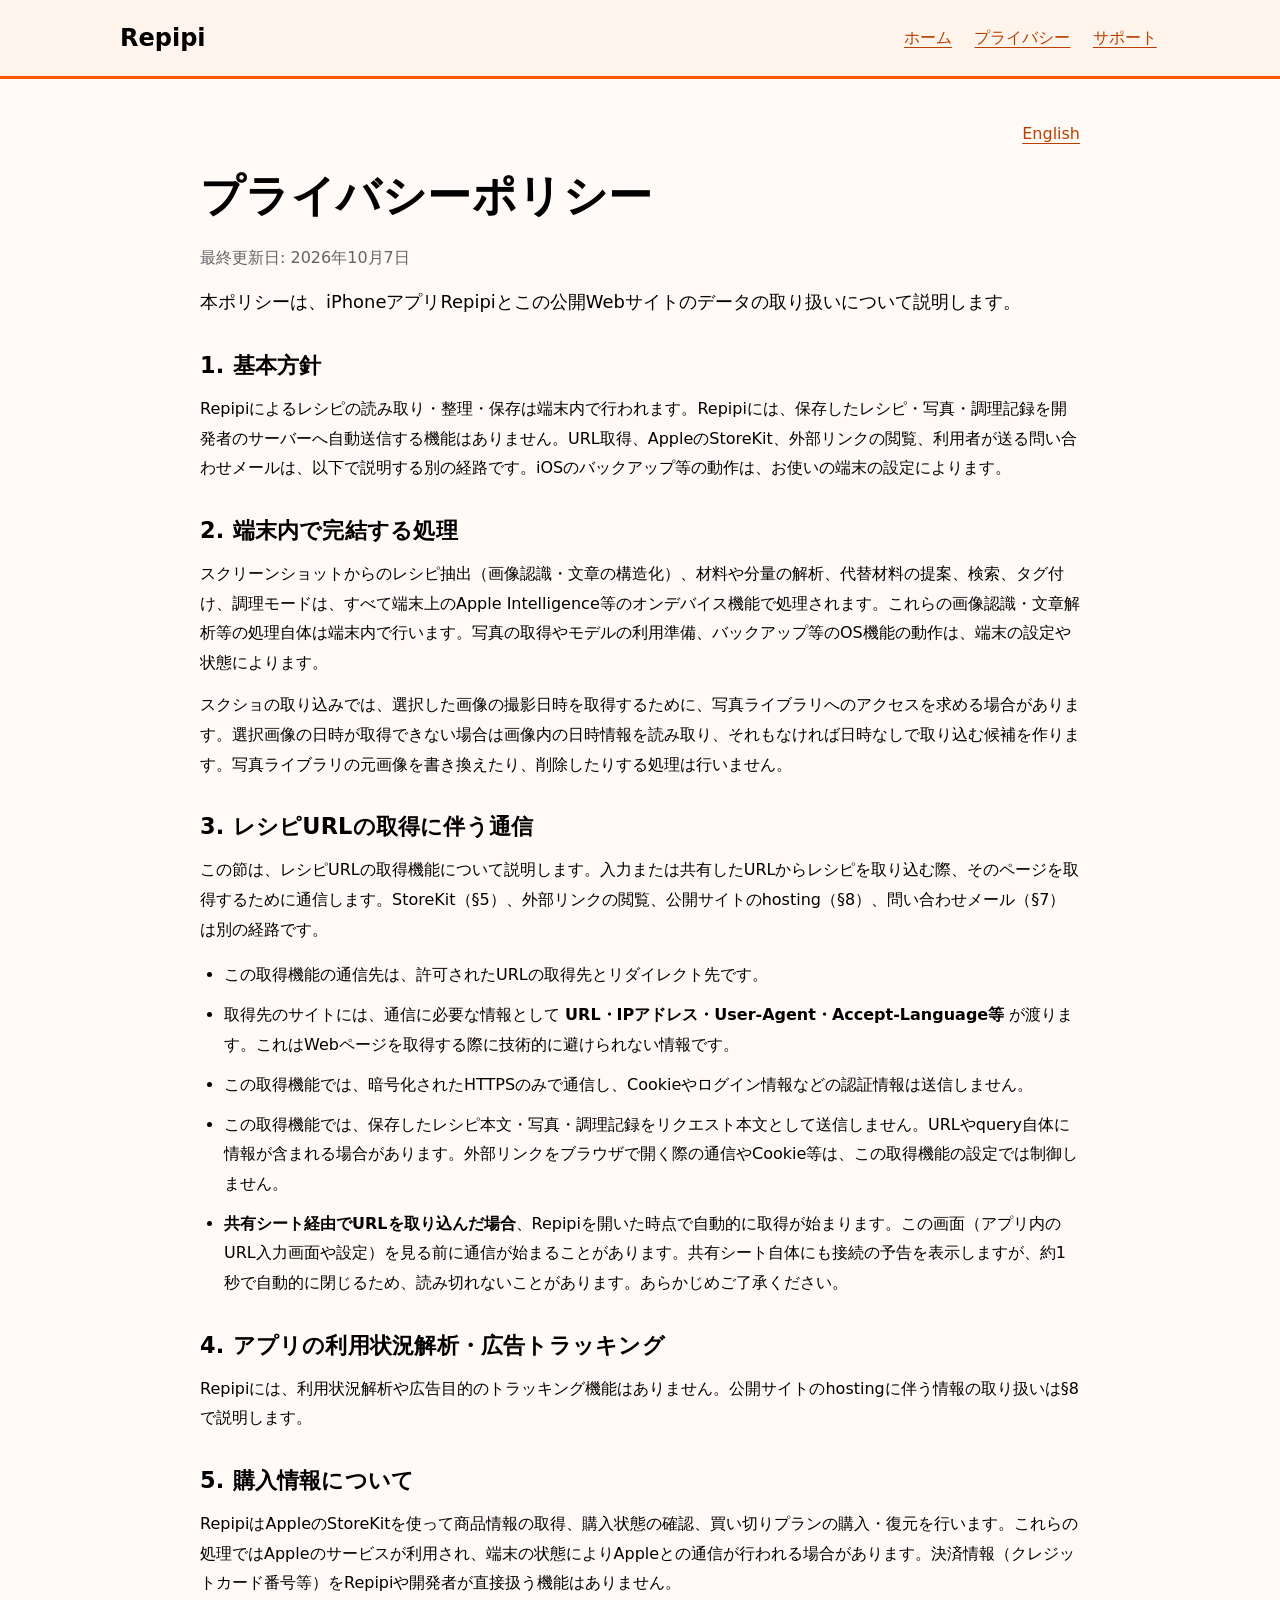
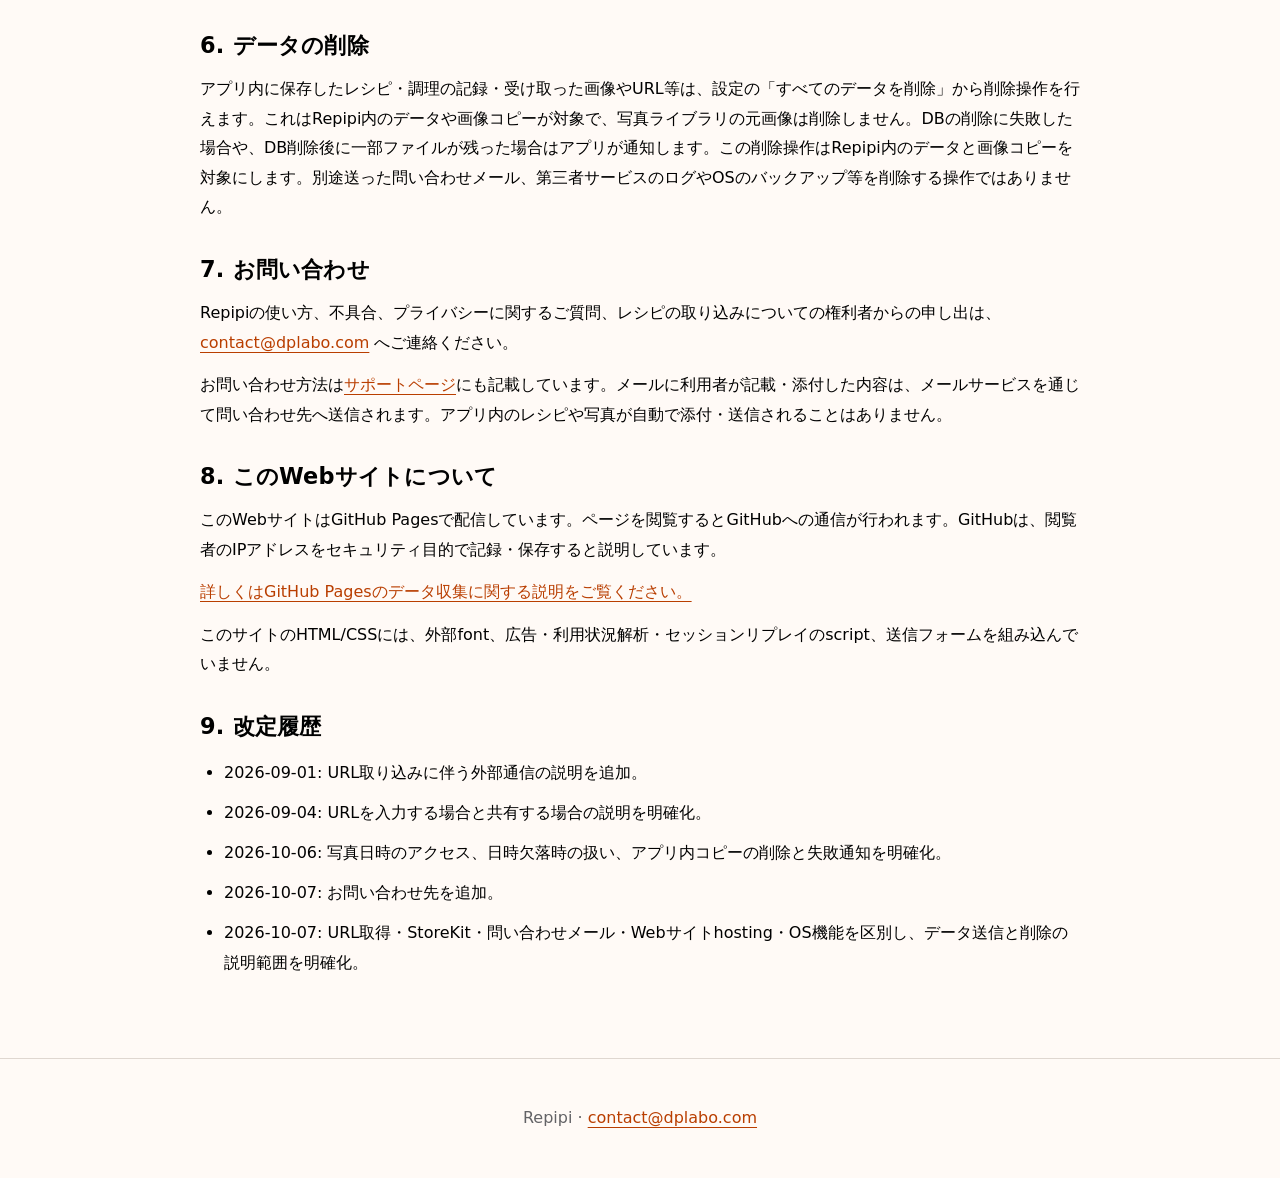
<file: privacy/ja/index.html>
<!doctype html>
<html lang="ja">
<head>
  <meta charset="utf-8">
  <meta name="viewport" content="width=device-width, initial-scale=1">
  <title>プライバシーポリシー · Repipi</title>
  <meta name="description" content="本ポリシーは、iPhoneアプリRepipiとこの公開Webサイトのデータの取り扱いについて説明します。">
  <link rel="canonical" href="https://ytksato.github.io/repipi-info/privacy/ja/">
  <link rel="stylesheet" href="../../assets/styles.css">
<link rel="describedby" type="text/plain" href="https://ytksato.github.io/repipi-info/llms.txt">
</head>
<body>
  <a href="#main" class="skip-link">本文へ移動</a>
  <header class="site-header"><div class="header-inner">
    <a href="../../" class="wordmark">Repipi</a>
    <nav aria-label="メインメニュー"><a href="../../">ホーム</a> <a href="../">プライバシー</a> <a href="../../support/">サポート</a></nav>
  </div></header>
  <main id="main" tabindex="-1"><article class="policy"><div class="language-switch"><a href="../en/" lang="en">English</a></div><h1>プライバシーポリシー</h1><p class="updated">最終更新日: 2026年10月7日</p><p class="lead">本ポリシーは、iPhoneアプリRepipiとこの公開Webサイトのデータの取り扱いについて説明します。</p><section aria-labelledby="section-1"><h2 id="section-1">1. 基本方針</h2><p>Repipiによるレシピの読み取り・整理・保存は端末内で行われます。Repipiには、保存したレシピ・写真・調理記録を開発者のサーバーへ自動送信する機能はありません。URL取得、AppleのStoreKit、外部リンクの閲覧、利用者が送る問い合わせメールは、以下で説明する別の経路です。iOSのバックアップ等の動作は、お使いの端末の設定によります。</p></section>
<section aria-labelledby="section-2"><h2 id="section-2">2. 端末内で完結する処理</h2><p>スクリーンショットからのレシピ抽出（画像認識・文章の構造化）、材料や分量の解析、代替材料の提案、検索、タグ付け、調理モードは、すべて端末上のApple Intelligence等のオンデバイス機能で処理されます。これらの画像認識・文章解析等の処理自体は端末内で行います。写真の取得やモデルの利用準備、バックアップ等のOS機能の動作は、端末の設定や状態によります。</p>
<p>スクショの取り込みでは、選択した画像の撮影日時を取得するために、写真ライブラリへのアクセスを求める場合があります。選択画像の日時が取得できない場合は画像内の日時情報を読み取り、それもなければ日時なしで取り込む候補を作ります。写真ライブラリの元画像を書き換えたり、削除したりする処理は行いません。</p></section>
<section aria-labelledby="section-3"><h2 id="section-3">3. レシピURLの取得に伴う通信</h2><p>この節は、レシピURLの取得機能について説明します。入力または共有したURLからレシピを取り込む際、そのページを取得するために通信します。StoreKit（§5）、外部リンクの閲覧、公開サイトのhosting（§8）、問い合わせメール（§7）は別の経路です。</p>
<ul><li>この取得機能の通信先は、許可されたURLの取得先とリダイレクト先です。</li><li>取得先のサイトには、通信に必要な情報として <strong>URL・IPアドレス・User-Agent・Accept-Language等</strong> が渡ります。これはWebページを取得する際に技術的に避けられない情報です。</li><li>この取得機能では、暗号化されたHTTPSのみで通信し、Cookieやログイン情報などの認証情報は送信しません。</li><li>この取得機能では、保存したレシピ本文・写真・調理記録をリクエスト本文として送信しません。URLやquery自体に情報が含まれる場合があります。外部リンクをブラウザで開く際の通信やCookie等は、この取得機能の設定では制御しません。</li><li><strong>共有シート経由でURLを取り込んだ場合</strong>、Repipiを開いた時点で自動的に取得が始まります。この画面（アプリ内のURL入力画面や設定）を見る前に通信が始まることがあります。共有シート自体にも接続の予告を表示しますが、約1秒で自動的に閉じるため、読み切れないことがあります。あらかじめご了承ください。</li></ul></section>
<section aria-labelledby="section-4"><h2 id="section-4">4. アプリの利用状況解析・広告トラッキング</h2><p>Repipiには、利用状況解析や広告目的のトラッキング機能はありません。公開サイトのhostingに伴う情報の取り扱いは§8で説明します。</p></section>
<section aria-labelledby="section-5"><h2 id="section-5">5. 購入情報について</h2><p>RepipiはAppleのStoreKitを使って商品情報の取得、購入状態の確認、買い切りプランの購入・復元を行います。これらの処理ではAppleのサービスが利用され、端末の状態によりAppleとの通信が行われる場合があります。決済情報（クレジットカード番号等）をRepipiや開発者が直接扱う機能はありません。</p></section>
<section aria-labelledby="section-6"><h2 id="section-6">6. データの削除</h2><p>アプリ内に保存したレシピ・調理の記録・受け取った画像やURL等は、設定の「すべてのデータを削除」から削除操作を行えます。これはRepipi内のデータや画像コピーが対象で、写真ライブラリの元画像は削除しません。DBの削除に失敗した場合や、DB削除後に一部ファイルが残った場合はアプリが通知します。この削除操作はRepipi内のデータと画像コピーを対象にします。別途送った問い合わせメール、第三者サービスのログやOSのバックアップ等を削除する操作ではありません。</p></section>
<section aria-labelledby="section-7"><h2 id="section-7">7. お問い合わせ</h2><p>Repipiの使い方、不具合、プライバシーに関するご質問、レシピの取り込みについての権利者からの申し出は、<a href="mailto:contact@dplabo.com">contact@dplabo.com</a> へご連絡ください。</p><p>お問い合わせ方法は<a href="../../support/">サポートページ</a>にも記載しています。メールに利用者が記載・添付した内容は、メールサービスを通じて問い合わせ先へ送信されます。アプリ内のレシピや写真が自動で添付・送信されることはありません。</p></section>
<section aria-labelledby="section-8"><h2 id="section-8">8. このWebサイトについて</h2><p>このWebサイトはGitHub Pagesで配信しています。ページを閲覧するとGitHubへの通信が行われます。GitHubは、閲覧者のIPアドレスをセキュリティ目的で記録・保存すると説明しています。</p><p><a href="https://docs.github.com/en/pages/getting-started-with-github-pages/what-is-github-pages#data-collection">詳しくはGitHub Pagesのデータ収集に関する説明をご覧ください。</a></p><p>このサイトのHTML/CSSには、外部font、広告・利用状況解析・セッションリプレイのscript、送信フォームを組み込んでいません。</p></section>
<section aria-labelledby="section-9"><h2 id="section-9">9. 改定履歴</h2><ul><li>2026-09-01: URL取り込みに伴う外部通信の説明を追加。</li><li>2026-09-04: URLを入力する場合と共有する場合の説明を明確化。</li><li>2026-10-06: 写真日時のアクセス、日時欠落時の扱い、アプリ内コピーの削除と失敗通知を明確化。</li><li>2026-10-07: お問い合わせ先を追加。</li><li>2026-10-07: URL取得・StoreKit・問い合わせメール・Webサイトhosting・OS機能を区別し、データ送信と削除の説明範囲を明確化。</li></ul></section></article></main>
  <footer><p>Repipi · <a href="mailto:contact@dplabo.com">contact@dplabo.com</a></p></footer>
</body>
</html>
</file>
<file: assets/landing.css>
:root{color-scheme:light;--ink:#193b30;--muted:#58665e;--paper:#fafaf4;--line:#d1dacf;--orange:#bc472d}*{box-sizing:border-box}html{scroll-behavior:smooth;scroll-padding-top:30px}body{margin:0;background:var(--paper);color:var(--ink);font-family:-apple-system,BlinkMacSystemFont,"Noto Sans JP",sans-serif;line-height:1.9;overflow-wrap:anywhere}a{color:inherit;text-underline-offset:5px}a:focus-visible{outline:3px solid var(--orange);outline-offset:5px}.review{text-align:center;background:#e9eddf;font-size:11px;letter-spacing:.14em;padding:5px}.skip{position:absolute;top:-100px}.skip:focus{top:0;background:white;z-index:9}header{max-width:1240px;margin:auto;display:flex;justify-content:space-between;align-items:center;padding:26px 38px;gap:20px;border-bottom:1px solid var(--line)}.brand{display:flex;align-items:center;gap:11px;text-decoration:none;font-size:26px;font-weight:800;letter-spacing:-1px}.mark{border:1px solid var(--orange);outline:1px solid var(--orange);outline-offset:3px;border-radius:8px;width:29px;height:29px;line-height:25px;text-align:center;font-family:Georgia,serif;color:var(--orange)}.small{font-size:11px;letter-spacing:0;font-weight:500;margin-left:10px}nav{display:flex;gap:26px;font-size:13px;font-weight:700}nav a{text-decoration:none;padding:8px 0}.hero{max-width:1240px;margin:auto;display:grid;grid-template-columns:1.1fr 1fr;min-height:730px;align-items:center;padding:64px 55px 76px;gap:45px;background:linear-gradient(115deg,#f7ead8,#f4f5e9 60%,#e7eee6)}.eyebrow,.number{font:600 12px/1.5 ui-monospace,monospace;letter-spacing:.14em;color:#536b5e}.hero h1{font-family:"Noto Serif CJK JP","Yu Mincho",serif;font-size:clamp(34px,4.7vw,58px);font-weight:650;line-height:1.55;letter-spacing:.04em;margin:24px 0}.lead{font-size:17px;line-height:2.2;margin:24px 0 30px}.button{display:inline-flex;align-items:center;gap:45px;background:var(--ink);color:#fff;padding:15px 26px;border-radius:5px;text-decoration:none;font-size:15px;font-weight:700;min-height:50px}.button:hover{background:#2d5848}.fine{font-size:12px;color:var(--muted);line-height:1.8}.hero-visual{position:relative;text-align:center;padding:25px 0 18px;min-width:0}.hero-visual img{width:230px;max-width:75%;height:auto;border-radius:28px;box-shadow:0 20px 55px #24342b22;transform:rotate(4deg);border:6px solid #fff}.visual-label{font-family:serif;font-size:18px;letter-spacing:.08em;margin-bottom:22px}.stamp{position:absolute;right:0;bottom:100px;display:grid;place-content:center;border:1px solid #bc472d;border-radius:50%;height:105px;width:105px;color:var(--orange);background:#f8efe0;line-height:1.65;font-size:14px;transform:rotate(-12deg)}.stamp strong{font-size:22px}.caption{display:block;font-size:10px;letter-spacing:.12em;margin-top:26px;color:var(--muted)}.strip{display:flex;justify-content:center;gap:60px;border-bottom:1px solid var(--line);padding:24px;font-size:13px}.strip span:before{content:"✳";color:var(--orange);margin-right:12px}.section{max-width:1120px;margin:auto;padding:90px 40px}.section-heading{margin-bottom:55px}h2{font-family:"Noto Serif CJK JP","Yu Mincho",serif;font-size:36px;line-height:1.65;font-weight:600;letter-spacing:.04em}h3{font-size:27px;line-height:1.7;font-weight:650}.section-heading p{color:var(--muted)}.feature{display:grid;grid-template-columns:1fr 1fr;gap:75px;align-items:center;margin-bottom:65px}.feature-image{text-align:center;padding:40px 30px;border-radius:4px}.feature-image img{display:block;margin:auto;width:225px;max-width:100%;height:auto;border-radius:25px;box-shadow:0 12px 30px #35493918}.peach{background:#f1e0cd}.sage{background:#e0e9df}.cream{background:#ecebdc}.feature-copy p{font-size:15px}.feature-copy .note{font-size:12px;color:var(--muted);border-left:2px solid #bdc6b9;padding-left:14px;margin-top:25px}.reverse .feature-image{order:2}.image-source{font-size:11px;color:var(--muted)}.more{display:grid;grid-template-columns:1fr 1fr;gap:70px;border-top:1px solid var(--line);border-bottom:1px solid var(--line);padding-top:65px;padding-bottom:65px}dl{margin:0}dl div{padding:20px 0;border-bottom:1px solid var(--line)}dl div:last-child{border:0}dt{font-weight:700}dd{margin:5px 0 0;font-size:14px;color:var(--muted)}.price{display:grid;grid-template-columns:1.1fr 1fr;gap:65px}.price h2{font-size:40px}.price .button{margin-top:20px}.requirements{background:#eaf0e6;padding:30px;border-radius:5px;align-self:center}.requirements h3{font-size:18px;margin-top:0}.requirements p,.requirements a{font-size:13px}footer{padding:55px 40px;background:#e7ecdf;text-align:center}footer .brand{justify-content:center}footer div{display:flex;gap:25px;justify-content:center;font-size:13px}footer>p{font-size:14px}@media(max-width:760px){header{padding:22px;flex-wrap:wrap;gap:12px}.small{display:none}nav{gap:20px;font-size:12px;width:100%}.hero{padding:36px 24px 45px;grid-template-columns:1fr;gap:20px}.hero h1{font-size:36px}.lead{font-size:15px}.hero-visual{max-width:360px;width:100%;margin:auto}.hero-visual img{width:220px}.stamp{right:0;bottom:80px;width:90px;height:90px}.strip{gap:9px;flex-direction:column;padding:24px;font-size:13px}.section{padding:60px 24px}.section-heading{margin-bottom:35px}h2{font-size:29px}h3{font-size:24px}.feature{grid-template-columns:1fr;gap:22px;margin-bottom:55px}.feature-image{padding:32px}.reverse .feature-image{order:0}.feature-copy h3{margin-top:14px}.more,.price{grid-template-columns:1fr;gap:22px}.price h2{font-size:33px}.requirements{padding:24px}footer{padding:40px 22px}footer div{gap:15px;flex-wrap:wrap}}@media(prefers-reduced-motion:reduce){html{scroll-behavior:auto}}
.mark{outline:none;border:0;background:#f1e0cd;border-radius:50%;height:35px;width:35px;line-height:32px}
@media(max-width:360px){.hero h1{font-size:28px;letter-spacing:.01em}.hero .lead{font-size:14px}.hero{padding-left:20px;padding-right:20px}nav{gap:15px}.section-heading h2{font-size:25px}}
</file>
<file: assets/styles.css>
:root { color-scheme: light dark; --bg:#fffaf6; --hero:#fff4eb; --surface:#fff; --text:#000; --muted:#636366; --accent:#fc5400; --link:#b93e00; --line:#dfd7d0; }
* { box-sizing:border-box; }
body { margin:0; background:var(--bg); color:var(--text); font-family:system-ui,-apple-system,BlinkMacSystemFont,"Segoe UI",sans-serif; font-size:1rem; line-height:1.85; overflow-wrap:anywhere; }
a { color:var(--link); text-underline-offset:.22em; text-decoration-thickness:.08em; }
a:hover { text-decoration-thickness:.15em; }
a:focus-visible { outline:3px solid var(--link); outline-offset:4px; border-radius:3px; }
.site-header { border-bottom:3px solid var(--accent); background:var(--hero); }
.header-inner { max-width:68rem; margin:auto; padding:1rem 1.5rem; display:flex; gap:1rem; align-items:center; flex-wrap:wrap; justify-content:space-between; }
.wordmark { font-size:1.5rem; font-weight:750; text-decoration:none; color:var(--text); }
nav { display:flex; gap:.35rem 1rem; flex-wrap:wrap; }
nav a { padding:.45rem .2rem; min-height:44px; display:inline-flex; align-items:center; }
main { max-width:58rem; margin:auto; padding:2rem 1.5rem 3rem; }
h1,h2,h3 { line-height:1.4; letter-spacing:.01em; }
h1 { font-size:clamp(1.8rem,5vw,2.75rem); margin:.5rem 0 1rem; }
h2 { font-size:1.4rem; margin:2rem 0 .8rem; }
h3 { font-size:1.1rem; }
p { margin:.8rem 0; }
.lead { font-size:1.12rem; }
.eyebrow,.updated { color:var(--muted); }
.eyebrow { margin-bottom:0; font-weight:650; color:var(--link); }
.intro { max-width:48rem; }
.cards { display:grid; grid-template-columns:repeat(2,minmax(0,1fr)); gap:1rem; margin:2rem 0; }
.card { background:var(--surface); border:1px solid var(--line); padding:1.25rem; border-radius:1rem; }
.card h2 { margin:0 0 .75rem; }
.card a,.link-row a { display:inline-block; padding:.55rem 0; min-height:44px; }
.link-row { display:flex; gap:.5rem 1.75rem; flex-wrap:wrap; }
.language-switch { text-align:right; }
.language-switch a { display:inline-block; padding:.5rem 0; min-height:44px; }
.contact { font-size:1.25rem; font-weight:650; }
.contact a { display:inline-block; padding:.5rem 0; min-height:44px; }
ul { padding-left:1.5rem; }
li { margin:.65rem 0; }
.policy section { margin:2rem 0; }
[id] { scroll-margin-top:1rem; }
footer { border-top:1px solid var(--line); color:var(--muted); padding:1.5rem; text-align:center; }
footer a { display:inline-block; padding:.5rem 0; min-height:44px; }
.skip-link { position:absolute; left:1rem; top:-10rem; padding:.75rem 1rem; background:var(--surface); z-index:1; }
.skip-link:focus { top:1rem; }
@media (max-width:38rem) { .cards { grid-template-columns:1fr; } main { padding:1.5rem 1.1rem 2rem; } .header-inner { padding:.8rem 1.1rem; } }
@media (prefers-color-scheme:dark) { :root { --bg:#241c17; --hero:#30241b; --surface:#2e2925; --text:#fff; --muted:#bdbdc2; --accent:#ff5500; --link:#ff884f; --line:#615851; } }
@media (prefers-contrast:more) { :root { --muted:var(--text); --line:var(--text); --link:#8c2f00; } a { text-decoration-thickness:.15em; } }
@media (prefers-color-scheme:dark) and (prefers-contrast:more) { :root { --link:#ffb58e; } }
</file>
<file: assets/support.css>
:root{color-scheme:light;--ink:#193b30;--muted:#58665e;--paper:#fafaf4;--line:#d1dacf;--orange:#bc472d}*{box-sizing:border-box}html{scroll-behavior:smooth;scroll-padding-top:24px}body{margin:0;background:var(--paper);color:var(--ink);font-family:-apple-system,BlinkMacSystemFont,"Noto Sans JP",sans-serif;line-height:1.9;overflow-wrap:anywhere}a{color:inherit;text-underline-offset:5px}a:focus-visible,summary:focus-visible{outline:3px solid var(--orange);outline-offset:5px}.skip-link{position:absolute;top:-100px}.skip-link:focus{top:10px;left:10px;padding:12px;background:white;z-index:9}.site-header{max-width:1240px;margin:auto;border-bottom:1px solid var(--line)}.header-inner{display:flex;justify-content:space-between;align-items:center;padding:26px 38px;gap:20px}.brand{display:flex;align-items:center;gap:11px;text-decoration:none;font-size:26px;font-weight:800;letter-spacing:-1px}.mark{border:0;background:#f1e0cd;border-radius:50%;height:35px;width:35px;line-height:32px;text-align:center;font-family:Georgia,serif;color:var(--orange)}.brand-caption{font-size:11px;letter-spacing:0;font-weight:500;margin-left:10px}nav{display:flex;gap:26px;font-size:13px;font-weight:700}nav a{display:inline-flex;align-items:center;min-height:44px;text-decoration:none;padding:8px 0}nav a[aria-current]{color:var(--orange)}main{max-width:1240px;margin:auto}.support-hero{position:relative;background:linear-gradient(115deg,#f7ead8,#f4f5e9 60%,#e7eee6);padding:52px 55px 0}.eyebrow{font:600 12px/1.5 ui-monospace,monospace;letter-spacing:.14em;color:#536b5e}.language-switch{position:absolute;right:55px;top:42px;font-size:13px}.language-switch a{display:inline-block;min-height:44px;padding:10px 0}h1,h2{font-family:"Noto Serif CJK JP","Yu Mincho",serif;font-weight:600;letter-spacing:.04em;line-height:1.6}h1{font-size:52px;margin:24px 0 14px}h2{font-size:32px;margin:12px 0 20px}h3{font-size:19px;line-height:1.7}.lead{font-size:16px;margin:0 0 8px}.contact{font-size:20px;font-weight:650;margin:0 0 32px}.contact a{display:inline-block;min-height:44px;padding:7px 0}.guide-nav{border-top:1px solid #bdcbb8;display:grid;grid-template-columns:repeat(3,1fr);gap:0;margin-top:32px}.guide-nav a{padding:20px 24px;border-right:1px solid #bdcbb8;justify-content:space-between;font-size:14px}.guide-nav a:first-child{padding-left:0}.guide-nav a:last-child{border-right:0}.guide-nav span{color:var(--orange);font-size:20px}.guide-body{padding:64px 55px 80px}section[aria-labelledby="start"]{padding-bottom:60px;border-bottom:1px solid var(--line)}section[aria-labelledby="start"]>p:not(.eyebrow){font-size:13px;color:var(--muted)}section[aria-labelledby="start"] ol{display:grid;grid-template-columns:repeat(3,minmax(0,1fr));gap:28px;padding:0;list-style:none;counter-reset:step;margin-top:30px}section[aria-labelledby="start"] li{counter-increment:step;font-size:14px}section[aria-labelledby="start"] li:before{content:"0" counter(step);display:block;font:italic 32px/1.5 Georgia,serif;color:var(--orange);border-bottom:1px solid var(--line);padding-bottom:14px;margin-bottom:18px}section[aria-labelledby="start"] strong{display:block;font-size:17px;margin-bottom:10px}section[aria-labelledby="trouble"]{padding:56px 0 60px}details{border-bottom:1px solid var(--line)}details:first-of-type{border-top:1px solid var(--line)}summary{cursor:pointer;list-style:none;position:relative;padding:22px 40px 22px 0;font-size:17px;font-weight:650}summary::-webkit-details-marker{display:none}summary:after{content:"+";position:absolute;right:5px;font:26px/1.2 Georgia,serif;color:var(--orange)}details[open] summary:after{content:"−"}.answer{max-width:850px;padding:0 28px 18px 0;font-size:15px;color:var(--muted)}.answer p{margin:0}.contact-grid{display:grid;grid-template-columns:.8fr 1.2fr;gap:50px;background:#eaf0e6;padding:32px 36px}.contact-grid h2{font-size:24px;margin-top:0}.contact-grid p,.contact-grid ul{font-size:14px}.contact-grid ul{padding-left:20px}.contact-grid li{margin:6px 0}.privacy-note{font-size:12px;color:var(--muted);padding:18px 0 40px}.privacy-note p{margin:8px 0}#english{border-top:1px solid var(--line);padding-top:45px;max-width:850px}#english p,#english li{font-size:14px}#english li{margin:12px 0}#english .contact{margin-bottom:24px}#english h3{margin-top:28px}#english ol,#english ul{padding-left:24px}footer{padding:48px 24px;background:#e7ecdf;text-align:center}footer .brand{justify-content:center}footer p{font-size:13px}footer a{min-height:44px;display:inline-flex;align-items:center}@media(max-width:760px){.header-inner{padding:22px;flex-wrap:wrap;gap:12px}.brand-caption{display:none}nav{gap:20px;font-size:12px;width:100%}.support-hero{padding:35px 24px 0}.support-hero>.eyebrow{max-width:190px;font-size:10px}.language-switch{right:24px;top:25px}h1{font-size:36px;margin-top:27px}h2{font-size:27px}.lead{font-size:14px}.contact{font-size:19px}.guide-nav{grid-template-columns:1fr;margin-top:22px}.guide-nav a,.guide-nav a:first-child{padding:13px 0;border-right:0;border-bottom:1px solid #bdcbb8;font-size:13px}.guide-nav a:last-child{border-bottom:0}.guide-body{padding:40px 24px 55px}section[aria-labelledby="start"]{padding-bottom:32px}section[aria-labelledby="start"] ol{grid-template-columns:1fr;gap:25px;margin-top:24px}section[aria-labelledby="start"] li:before{font-size:25px;padding-bottom:8px;margin-bottom:12px}section[aria-labelledby="trouble"]{padding:36px 0}summary{font-size:15px;padding-top:19px;padding-bottom:19px}.answer{font-size:14px}.contact-grid{grid-template-columns:1fr;gap:18px;padding:26px 22px}.contact-grid h2{font-size:22px}.privacy-note{padding-bottom:30px}#english{padding-top:30px}footer{padding:35px 24px}}@media(prefers-reduced-motion:reduce){html{scroll-behavior:auto}}
</file>
